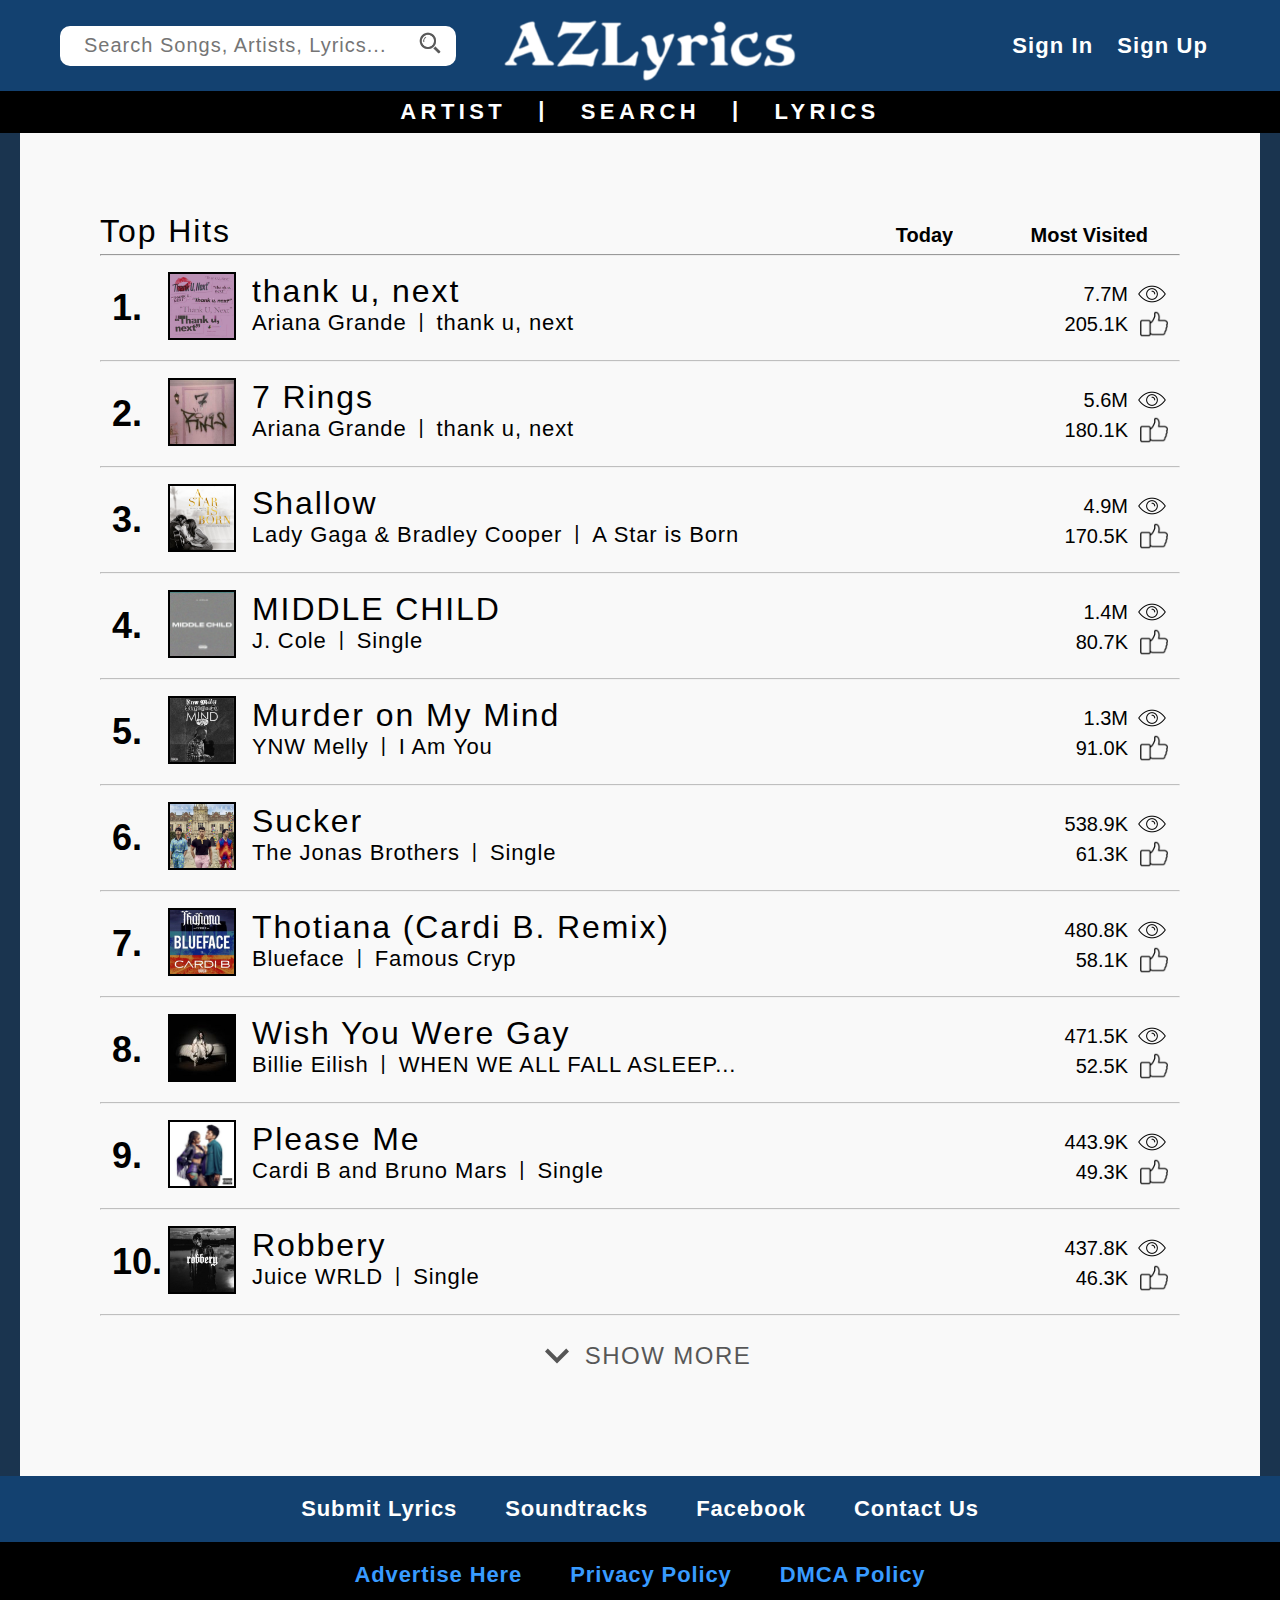
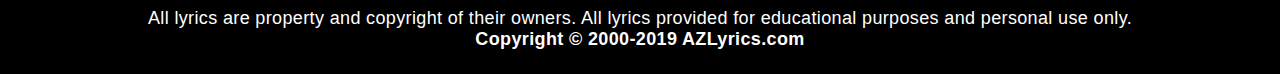
<file: index.html>
<!DOCTYPE HTML>
<html>
<head>
	<meta charset="utf-8">
	<title></title>
	<link rel="stylesheet" type="text/css" href="assets/css/style.css"/>
	<link href="https://fonts.googleapis.com/css?family=Raleway:400,700" rel="stylesheet">
</head>

<body>
	<div id="navbar">
		<div id="search-bar">
			<input name="search" id="search" placeholder="Search Songs, Artists, Lyrics..." />
			<a href="search.html"><img class="search-icon" src="assets/img/search_icon.png"></a>
		</div>
		<div id="logo">
			<a href="index.html">
			<img src="assets/img/logo-5.png" />
			</a>
		</div>
		<div id="navbar-row">
			<div class="navbar-element">Sign In</div>
			<div class="navbar-element">Sign Up</div>
		</div>
	</div>
	<div id="navbar2">
		<div class="navbar2-element">
			<a href="artist.html">
				ARTIST
			</a>
		</div>
		<div class="navbar-divider">|</div>
		<div class="navbar2-element">
			<a href="search.html">
				SEARCH
			</a>
		</div>
		<div class="navbar-divider">|</div>
		<div class="navbar2-element">
			<a href="lyrics.html">
				LYRICS
			</a>
		</div>
	</div>

	<div id="content-background">
			<div class="content-container">
				<div class="content_header">
					<div class="content-main-title">Top Hits</div>
					<div id="filter-container">
						<select class="filter" id="time-filter" dir="rtl">
							<option value="Today">Today</option>
							<option value="This Week">This Week</option>
							<option value="This Month">This Month</option>
							<option value="This Year">This Year</option>
							<option value="All Time">All Time</option>
						</select>
						<select class="filter" id="sort-filter" dir="rtl">
							<option value="Most Visited">Most Visited</option>
							<option value="Trending">Trending</option>
							<option value="Most Liked">Most Liked</option>
						</select>
					</div>
				</div>
				<hr>
				<div class="hit_container">
					<div class="hit-left-container">
						<div class="position">1.</div>
						<div class="album_image">
							<img src="assets/img/thank_u.jpg" />
						</div>
						<div class="song-container">
							<div class="song_title">thank u, next</div>
							<div class="song-info-container">
								<div class="artist_name">Ariana Grande</div>
								<div class="song-divider">|</div>
								<div class="album_name">thank u, next</div>
							</div>
						</div>
					</div>
					<div class="views-likes-container">
						<div class="views">7.7M<img src="assets/img/view.ico"/></div>
						<div class="likes">205.1K<img src="assets/img/like.png"/></div>
					</div>
				</div>
				<hr class="song_hr">
				<div class="hit_container">
					<div class="hit-left-container">
						<div class="position">2.</div>
						<div class="album_image">
							<img src="assets/img/7_rings.jpg" />
						</div>
						<div class="song-container">
							<div class="song_title">7 Rings</div>
							<div class="song-info-container">
								<div class="artist_name">Ariana Grande</div>
								<div class="song-divider">|</div>
								<div class="album_name">thank u, next</div>
							</div>
						</div>
					</div>
					<div class="views-likes-container">
						<div class="views">5.6M<img src="assets/img/view.ico"/></div>
						<div class="likes">180.1K<img src="assets/img/like.png"/></div>
					</div>
				</div>
				<hr class="song_hr">
				<div class="hit_container">
					<div class="hit-left-container">
						<div class="position">3.</div>
						<div class="album_image">
							<img src="assets/img/shallow.png" />
						</div>
						<div class="song-container">
							<div class="song_title">Shallow</div>
							<div class="song-info-container">
								<div class="artist_name">Lady Gaga & Bradley Cooper</div>
								<div class="song-divider">|</div>
								<div class="album_name">A Star is Born</div>
							</div>
						</div>
					</div>
					<div class="views-likes-container">
						<div class="views">4.9M<img src="assets/img/view.ico"/></div>
						<div class="likes">170.5K<img src="assets/img/like.png"/></div>
					</div>
				</div>
				<hr class="song_hr">
				<div class="hit_container">
					<div class="hit-left-container">
						<div class="position">4.</div>
						<div class="album_image">
							<img src="assets/img/middle_child.jpg" />
						</div>
						<div class="song-container">
							<div class="song_title">MIDDLE CHILD</div>
							<div class="song-info-container">
								<div class="artist_name">J. Cole</div>
								<div class="song-divider">|</div>
								<div class="album_name">Single</div>
							</div>
						</div>
					</div>
					<div class="views-likes-container">
						<div class="views">1.4M<img src="assets/img/view.ico"/></div>
						<div class="likes">80.7K<img src="assets/img/like.png"/></div>
					</div>
				</div>
				<hr class="song_hr">
				<div class="hit_container">
					<div class="hit-left-container">
						<div class="position">5.</div>
						<div class="album_image">
							<img src="assets/img/murder.jpg" />
						</div>
						<div class="song-container">
							<div class="song_title">Murder on My Mind</div>
							<div class="song-info-container">
								<div class="artist_name">YNW Melly</div>
								<div class="song-divider">|</div>
								<div class="album_name">I Am You</div>
							</div>
						</div>
					</div>
					<div class="views-likes-container">
						<div class="views">1.3M<img src="assets/img/view.ico"/></div>
						<div class="likes">91.0K<img src="assets/img/like.png"/></div>
					</div>
				</div>
				<hr class="song_hr">
				<div class="hit_container">
					<div class="hit-left-container">
						<div class="position">6.</div>
						<div class="album_image">
							<img src="assets/img/sucker.jpg" />
						</div>
						<div class="song-container">
							<div class="song_title">Sucker</div>
							<div class="song-info-container">
								<div class="artist_name">The Jonas Brothers</div>
								<div class="song-divider">|</div>
								<div class="album_name">Single</div>
							</div>
						</div>
					</div>
					<div class="views-likes-container">
						<div class="views">538.9K<img src="assets/img/view.ico"/></div>
						<div class="likes">61.3K<img src="assets/img/like.png"/></div>
					</div>
				</div>
				<hr class="song_hr">
				<div class="hit_container">
					<div class="hit-left-container">
						<div class="position">7.</div>
						<div class="album_image">
							<img src="assets/img/thotiana.jpg" />
						</div>
						<div class="song-container">
							<div class="song_title">Thotiana (Cardi B. Remix)</div>
							<div class="song-info-container">
								<div class="artist_name">Blueface</div>
								<div class="song-divider">|</div>
								<div class="album_name">Famous Cryp</div>
							</div>
						</div>
					</div>
					<div class="views-likes-container">
						<div class="views">480.8K<img src="assets/img/view.ico"/></div>
						<div class="likes">58.1K<img src="assets/img/like.png"/></div>
					</div>
				</div>
				<hr class="song_hr">
				<div class="hit_container">
					<div class="hit-left-container">
						<div class="position">8.</div>
						<div class="album_image">
							<img src="assets/img/wish_you_were_gay.jpg" />
						</div>
						<div class="song-container">
							<div class="song_title">Wish You Were Gay</div>
							<div class="song-info-container">
								<div class="artist_name">Billie Eilish</div>
								<div class="song-divider">|</div>
								<div class="album_name">WHEN WE ALL FALL ASLEEP...</div>
							</div>
						</div>
					</div>
					<div class="views-likes-container">
						<div class="views">471.5K<img src="assets/img/view.ico"/></div>
						<div class="likes">52.5K<img src="assets/img/like.png"/></div>
					</div>
				</div>
				<hr class="song_hr">
				<div class="hit_container">
					<div class="hit-left-container">
						<div class="position">9.</div>
						<div class="album_image">
							<img src="assets/img/please_me.jpg" />
						</div>
						<div class="song-container">
							<div class="song_title">Please Me</div>
							<div class="song-info-container">
								<div class="artist_name">Cardi B and Bruno Mars</div>
								<div class="song-divider">|</div>
								<div class="album_name">Single</div>
							</div>
						</div>
					</div>
					<div class="views-likes-container">
						<div class="views">443.9K<img src="assets/img/view.ico"/></div>
						<div class="likes">49.3K<img src="assets/img/like.png"/></div>
					</div>
				</div>
				<hr class="song_hr">
				<div class="hit_container">
					<div class="hit-left-container">
						<div class="position">10.</div>
						<div class="album_image">
							<img src="assets/img/robbery.jpg" />
						</div>
						<div class="song-container">
							<div class="song_title">Robbery</div>
							<div class="song-info-container">
								<div class="artist_name">Juice WRLD</div>
								<div class="song-divider">|</div>
								<div class="album_name">Single</div>
							</div>
						</div>
					</div>
					<div class="views-likes-container">
						<div class="views">437.8K<img src="assets/img/view.ico"/></div>
						<div class="likes">46.3K<img src="assets/img/like.png"/></div>
					</div>
				</div>
				<hr class="song_hr">
				<div class="show-more">
					<img src="assets/img/expand-arrow.svg" />
					SHOW MORE
				</div>
			</div>
		</div>
	</div>
	<div id="navbar-bottom">
		<div class="navbar-bottom-element">
			<a href="https://www.azlyrics.com/add.php">
				Submit Lyrics
			</a>
		</div>
		<div class="navbar-bottom-element">
			<a href="https://www.stlyrics.com/">
				Soundtracks
			</a>
		</div>
		<div class="navbar-bottom-element">
			<a href="https://www.facebook.com/pages/AZLyricscom/154139197951223">
				Facebook
			</a>
		</div>
		<div class="navbar-bottom-element">
			<a href="https://www.azlyrics.com/contact.html">
				Contact Us
			</a>
		</div>
	</div>
	<div id="footer">
		<div id="navbar2-bottom">
			<div class="navbar2-bottom-element"><a href="https://www.azlyrics.com/adv.html">Advertise Here</a></div>
			<div class="navbar2-bottom-element"><a href="https://www.azlyrics.com/privacy.htmlPrivacy">Privacy Policy</a></div>
			<div class="navbar2-bottom-element"><a href="https://www.azlyrics.com/copyright.html">DMCA Policy</a></div>
		</div>
		<div id="copyright">
			All lyrics are property and copyright of their owners. All lyrics provided
			for educational purposes and personal use only. <br>
			<strong> Copyright © 2000-2019 AZLyrics.com </strong>
		</div>
	</div>
</body>
</html>
</file>
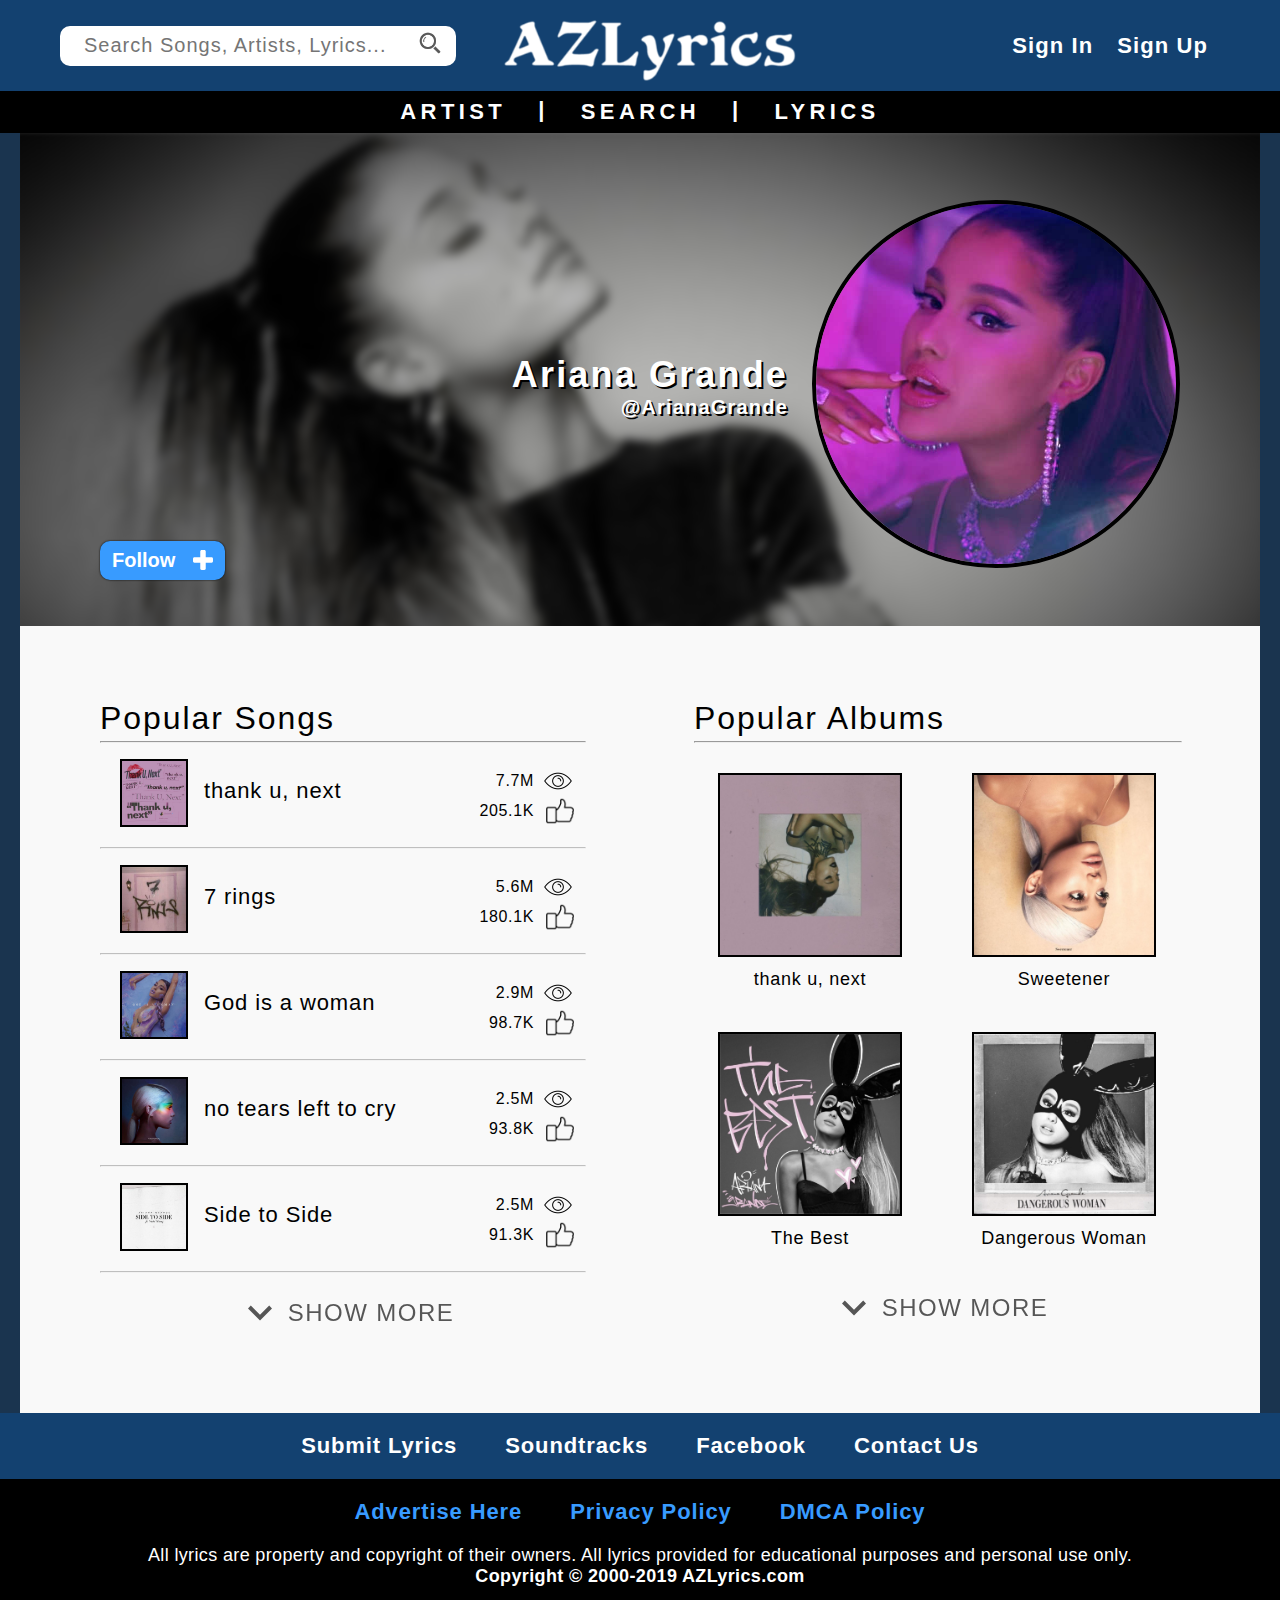
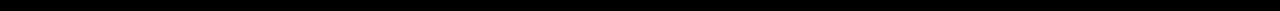
<file: artist.html>
<!DOCTYPE HTML>
<html>
<head>
	<meta charset="utf-8">
	<title></title>
	<link rel="stylesheet" type="text/css" href="assets/css/style.css"/>
	<link href="https://fonts.googleapis.com/css?family=Raleway:400,700" rel="stylesheet">
</head>
<body>
	<div id="navbar">
		<div id="search-bar">
			<input name="search" id="search" placeholder="Search Songs, Artists, Lyrics..." />
			<a href="search.html"><img class="search-icon" src="assets/img/search_icon.png"></a>
		</div>
		<a href="index.html">
		<div id="logo">
				<img src="assets/img/logo-5.png" />
		</div>
		</a>
		<div id="navbar-row">
			<div class="navbar-element">Sign In</div>
			<div class="navbar-element">Sign Up</div>
		</div>
	</div>
	<div id="navbar2">
		<div class="navbar2-element">
			<a href="artist.html">
				ARTIST
			</a>
		</div>
		<div class="navbar-divider">|</div>
		<div class="navbar2-element">
			<a href="search.html">
				SEARCH
			</a>
		</div>
		<div class="navbar-divider">|</div>
		<div class="navbar2-element">
			<a href="lyrics.html">
				LYRICS
			</a>
		</div>
	</div>

	<div id="content-background">
			<div class="content-container" id="artist-content-container">
				<div class="hero-image-container">
					<img class="background-hero-image" src="assets/img/ariana-hero-2.jpg" />
					<div class="artist-header">
						<a href="artist.html">
							<div class="artist-header-info">
									<div class="artist-header-name">Ariana Grande</div>
									<div class="artist-header-handle">@ArianaGrande</div>
							</div>
						</a>
						<a href="artist.html">
							<img class="artist-header-image" src="assets/img/ariana_grande.jpg" />
						</a>
					</div>
				</div>
				<div class="follow-action-container">
					<div class="follow-action"> Follow <img src="assets/img/follow.svg"/></div>
				</div>
				<div class="artist-highlights">
					<div class="artist-songs">
						<div class="content_header">
							<div class="content-main-title">Popular Songs</div>
						</div>
						<hr>
						<div class="hit_container">
							<div class="hit-left-container">
								<div class="album_image">
									<img src="assets/img/thank_u.jpg" />
								</div>
								<div class="song-container">
									<div class="song_title">thank u, next</div>
								</div>
							</div>
							<div class="views-likes-container">
								<div class="views">7.7M<img src="assets/img/view.ico"/></div>
								<div class="likes">205.1K<img src="assets/img/like.png"/></div>
							</div>
						</div>
						<hr class="song_hr">
						<a href="lyrics.html">
							<div class="hit_container">
								<div class="hit-left-container">
									<div class="album_image">
										<img src="assets/img/7_rings.jpg" />
									</div>
									<div class="song-container">
										<div class="song_title">7 rings</div>
									</div>
								</div>
								<div class="views-likes-container">
									<div class="views">5.6M<img src="assets/img/view.ico"/></div>
									<div class="likes">180.1K<img src="assets/img/like.png"/></div>
								</div>
							</div>
						</a>
						<hr class="song_hr">
						<div class="hit_container">
							<div class="hit-left-container">
								<div class="album_image">
									<img src="assets/img/god_is.jpg" />
								</div>
								<div class="song-container">
									<div class="song_title">God is a woman</div>
								</div>
							</div>
							<div class="views-likes-container">
								<div class="views">2.9M<img src="assets/img/view.ico"/></div>
								<div class="likes">98.7K<img src="assets/img/like.png"/></div>
							</div>
						</div>
						<hr class="song_hr">
						<div class="hit_container">
							<div class="hit-left-container">
								<div class="album_image">
									<img src="assets/img/no_tears.jpg" />
								</div>
								<div class="song-container">
									<div class="song_title">no tears left to cry</div>
								</div>
							</div>
							<div class="views-likes-container">
								<div class="views">2.5M<img src="assets/img/view.ico"/></div>
								<div class="likes">93.8K<img src="assets/img/like.png"/></div>
							</div>
						</div>
						<hr class="song_hr">
						<div class="hit_container">
							<div class="hit-left-container">
								<div class="album_image">
									<img src="assets/img/side_to_side.jpg" />
								</div>
								<div class="song-container">
									<div class="song_title">Side to Side</div>
								</div>
							</div>
							<div class="views-likes-container">
								<div class="views">2.5M<img src="assets/img/view.ico"/></div>
								<div class="likes">91.3K<img src="assets/img/like.png"/></div>
							</div>
						</div>
						<hr class="song_hr">
						<div class="show-more">
							<img src="assets/img/expand-arrow.svg" />
							SHOW MORE
						</div>
					</div>
					<div class="artist-albums">
						<div class="content_header">
							<div class="content-main-title">Popular Albums</div>
						</div>
						<hr>
						<div class="album-row">
							<div class="album-item">
								<img class="album-img" src="assets/img/thank_u_album.jpg">
								<div class="album-name">
									thank u, next
								</div>
							</div>
							<div class="album-item">
								<img class="album-img" src="assets/img/sweetener.jpg">
								<div class="album-name">
									Sweetener
								</div>
							</div>
						</div>
						<div class="album-row">
							<div class="album-item">
								<img class="album-img" src="assets/img/the_best.jpg">
								<div class="album-name">
									The Best
								</div>
							</div>
							<div class="album-item">
								<img class="album-img" src="assets/img/dangerous_woman.jpg">
								<div class="album-name">
									Dangerous Woman
								</div>
							</div>
						</div>
						<div class="show-more">
							<img src="assets/img/expand-arrow.svg" />
							SHOW MORE
						</div>
					</div>
				</div>
			</div>
	</div>

	<div id="navbar-bottom">
		<div class="navbar-bottom-element">
			<a href="https://www.azlyrics.com/add.php">
				Submit Lyrics
			</a>
		</div>
		<div class="navbar-bottom-element">
			<a href="https://www.stlyrics.com/">
				Soundtracks
			</a>
		</div>
		<div class="navbar-bottom-element">
			<a href="https://www.facebook.com/pages/AZLyricscom/154139197951223">
				Facebook
			</a>
		</div>
		<div class="navbar-bottom-element">
			<a href="https://www.azlyrics.com/contact.html">
				Contact Us
			</a>
		</div>
	</div>
	<div id="footer">
		<div id="navbar2-bottom">
			<div class="navbar2-bottom-element"><a href="https://www.azlyrics.com/adv.html">Advertise Here</a></div>
			<div class="navbar2-bottom-element"><a href="https://www.azlyrics.com/privacy.htmlPrivacy">Privacy Policy</a></div>
			<div class="navbar2-bottom-element"><a href="https://www.azlyrics.com/copyright.html">DMCA Policy</a></div>
		</div>
		<div id="copyright">
			All lyrics are property and copyright of their owners. All lyrics provided
			for educational purposes and personal use only. <br>
			<strong> Copyright © 2000-2019 AZLyrics.com </strong>
		</div>
	</div>

</body>
</html>
</file>
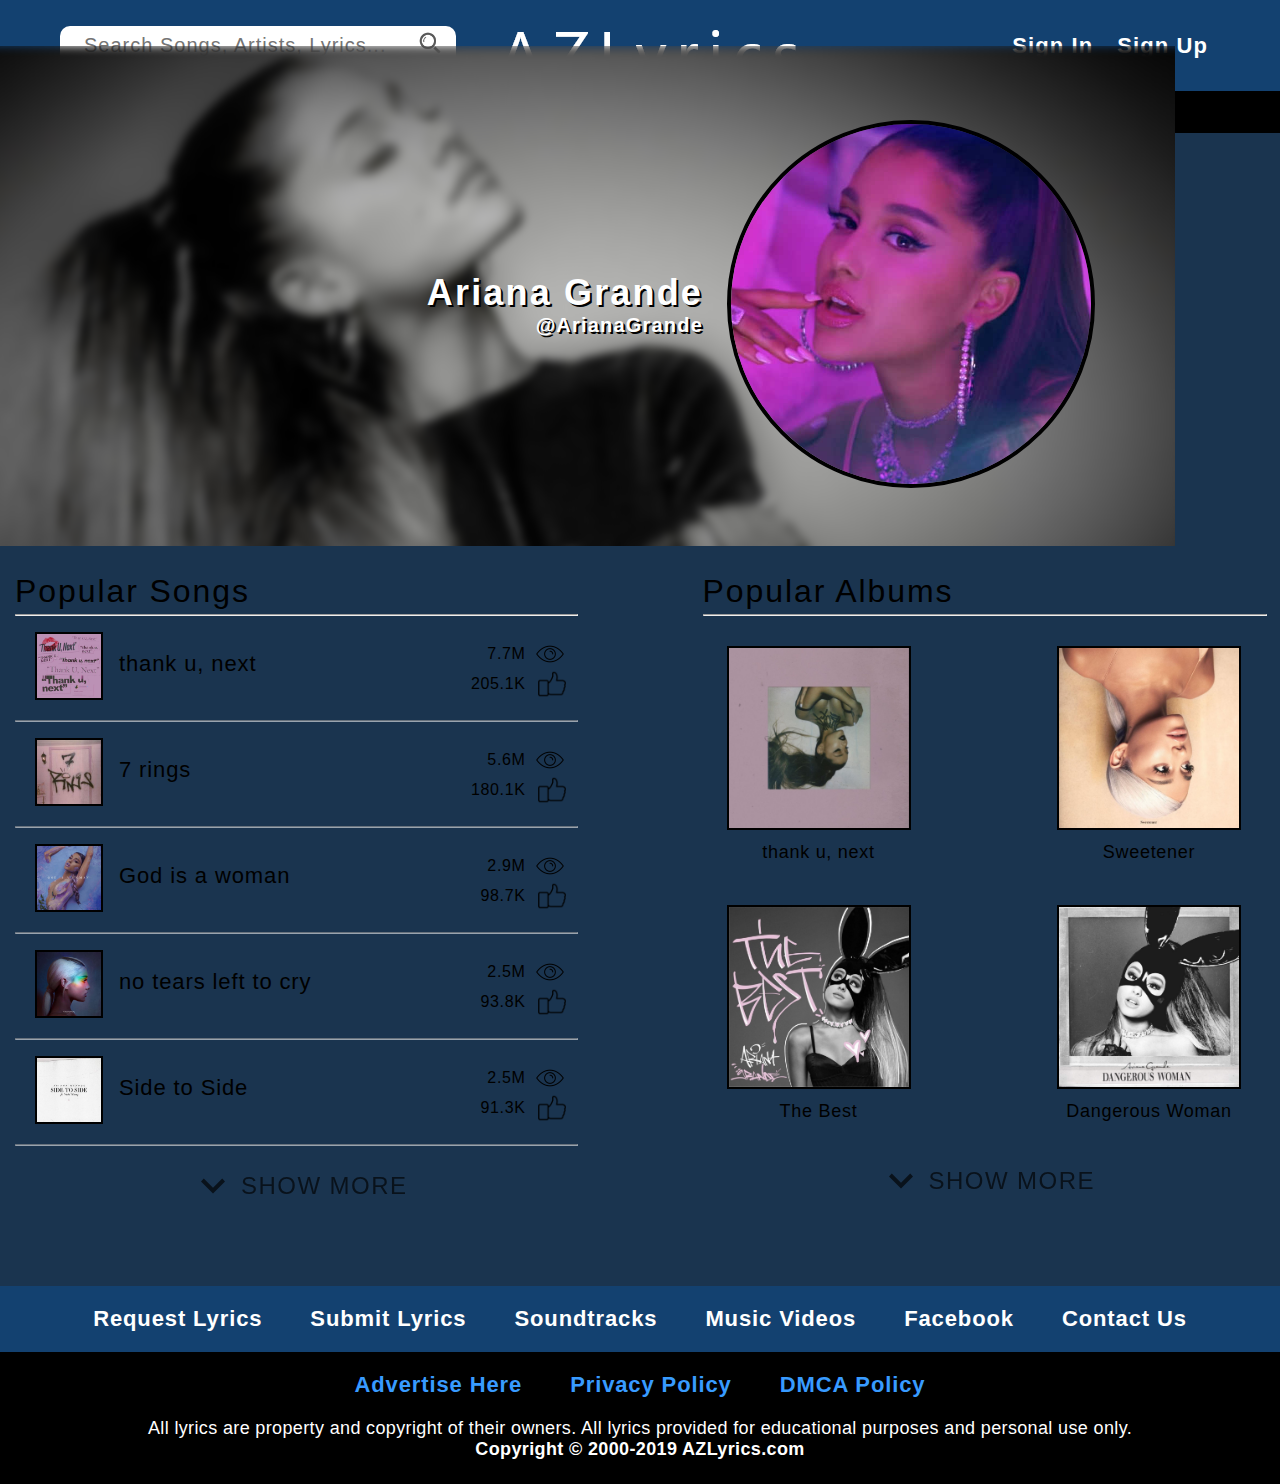
<file: artist_view.html>
<!DOCTYPE HTML>
<html>
<head>
	<meta charset="utf-8">
	<title></title>
	<link rel="stylesheet" type="text/css" href="assets/css/style.css"/>
	<link href="https://fonts.googleapis.com/css?family=Raleway:400,700" rel="stylesheet">
</head>
<body>
	<div id="navbar">
		<div id="search-bar">
			<input name="search" id="search" placeholder="Search Songs, Artists, Lyrics..." />
			<a href="search.html"><img class="search-icon" src="assets/img/search_icon.png"></a>
		</div>
		<div id="logo">
			<a href="home.html">
			<img src="assets/img/logo.png" />
			</a>
		</div>
		<div id="navbar-row">
			<div class="navbar-element">Sign In</div>
			<div class="navbar-element">Sign Up</div>
		</div>
	</div>
	<div id="navbar2">
		<div class="navbar2-element">
			<a href="home.html">
				ARTISTS
			</a>
		</div>
		<div class="navbar-divider">|</div>
		<div class="navbar2-element">
			<a href="home.html">
				TOP HITS
			</a>
		</div>
		<div class="navbar-divider">|</div>
		<div class="navbar2-element">
			<a href="home.html">
				ALBUMS
			</a>
		</div>
	</div>

	<div id="content-background">
			<div id="content-container">
				<div class="hero-image-container">
					<img class="background-hero-image" src="assets/img/ariana-hero-2.jpg" />
					<div class="artist-header">
						<div class="artist-header-info">
							<div class="artist-header-name">Ariana Grande</div>
							<div class="artist-header-handle">@ArianaGrande</div>
						</div>
						<img class="artist-header-image" src="assets/img/ariana_grande.jpg" />
					</div>
				</div>
				<div class="artist-highlights">
					<div class="artist-songs">
						<div class="content_header">
							<div class="content-main-title">Popular Songs</div>
						</div>
						<hr>
						<div class="hit_container">
							<div class="hit-left-container">
								<div class="album_image">
									<img src="assets/img/thank_u.jpg" />
								</div>
								<div class="song-container">
									<div class="song_title">thank u, next</div>
								</div>
							</div>
							<div class="views-likes-container">
								<div class="views">7.7M<img src="assets/img/view.ico"/></div>
								<div class="likes">205.1K<img src="assets/img/like.png"/></div>
							</div>
						</div>
						<hr class="song_hr">
						<div class="hit_container">
							<div class="hit-left-container">
								<div class="album_image">
									<img src="assets/img/7_rings.jpg" />
								</div>
								<div class="song-container">
									<div class="song_title">7 rings</div>
								</div>
							</div>
							<div class="views-likes-container">
								<div class="views">5.6M<img src="assets/img/view.ico"/></div>
								<div class="likes">180.1K<img src="assets/img/like.png"/></div>
							</div>
						</div>
						<hr class="song_hr">
						<div class="hit_container">
							<div class="hit-left-container">
								<div class="album_image">
									<img src="assets/img/god_is.jpg" />
								</div>
								<div class="song-container">
									<div class="song_title">God is a woman</div>
								</div>
							</div>
							<div class="views-likes-container">
								<div class="views">2.9M<img src="assets/img/view.ico"/></div>
								<div class="likes">98.7K<img src="assets/img/like.png"/></div>
							</div>
						</div>
						<hr class="song_hr">
						<div class="hit_container">
							<div class="hit-left-container">
								<div class="album_image">
									<img src="assets/img/no_tears.jpg" />
								</div>
								<div class="song-container">
									<div class="song_title">no tears left to cry</div>
								</div>
							</div>
							<div class="views-likes-container">
								<div class="views">2.5M<img src="assets/img/view.ico"/></div>
								<div class="likes">93.8K<img src="assets/img/like.png"/></div>
							</div>
						</div>
						<hr class="song_hr">
						<div class="hit_container">
							<div class="hit-left-container">
								<div class="album_image">
									<img src="assets/img/side_to_side.jpg" />
								</div>
								<div class="song-container">
									<div class="song_title">Side to Side</div>
								</div>
							</div>
							<div class="views-likes-container">
								<div class="views">2.5M<img src="assets/img/view.ico"/></div>
								<div class="likes">91.3K<img src="assets/img/like.png"/></div>
							</div>
						</div>
						<hr class="song_hr">
						<div class="show-more">
							<img src="assets/img/expand-arrow.svg" />
							SHOW MORE
						</div>
					</div>
					<div class="artist-albums">
						<div class="content_header">
							<div class="content-main-title">Popular Albums</div>
						</div>
						<hr>
						<div class="album-row">
							<div class="album-item">
								<img class="album-img" src="assets/img/thank_u_album.jpg">
								<div class="album-name">
									thank u, next
								</div>
							</div>
							<div class="album-item">
								<img class="album-img" src="assets/img/sweetener.jpg">
								<div class="album-name">
									Sweetener
								</div>
							</div>
						</div>
						<div class="album-row">
							<div class="album-item">
								<img class="album-img" src="assets/img/the_best.jpg">
								<div class="album-name">
									The Best
								</div>
							</div>
							<div class="album-item">
								<img class="album-img" src="assets/img/dangerous_woman.jpg">
								<div class="album-name">
									Dangerous Woman
								</div>
							</div>
						</div>
						<div class="show-more">
							<img src="assets/img/expand-arrow.svg" />
							SHOW MORE
						</div>
					</div>
				</div>
			</div>
	</div>

	<div id="navbar-bottom">
		<div class="navbar-bottom-element">
			<a href="home.html">
				Request Lyrics
			</a>
		</div>
		<div class="navbar-bottom-element">
			<a href="home.html">
				Submit Lyrics
			</a>
		</div>
		<div class="navbar-bottom-element">
			<a href="home.html">
				Soundtracks
			</a>
		</div>
		<div class="navbar-bottom-element">
			<a href="home.html">
				Music Videos
			</a>
		</div>
		<div class="navbar-bottom-element">
			<a href="home.html">
				Facebook
			</a>
		</div>
		<div class="navbar-bottom-element">
			<a href="home.html">
				Contact Us
			</a>
		</div>
	</div>
	<div id="footer">
		<div id="navbar2-bottom">
			<div class="navbar2-bottom-element">Advertise Here</div>
			<div class="navbar2-bottom-element">Privacy Policy</div>
			<div class="navbar2-bottom-element">DMCA Policy</div>
		</div>
		<div id="copyright">
			All lyrics are property and copyright of their owners. All lyrics provided
			for educational purposes and personal use only. <br>
			<strong> Copyright © 2000-2019 AZLyrics.com </strong>
		</div>
	</div>

</body>
</html>
</file>
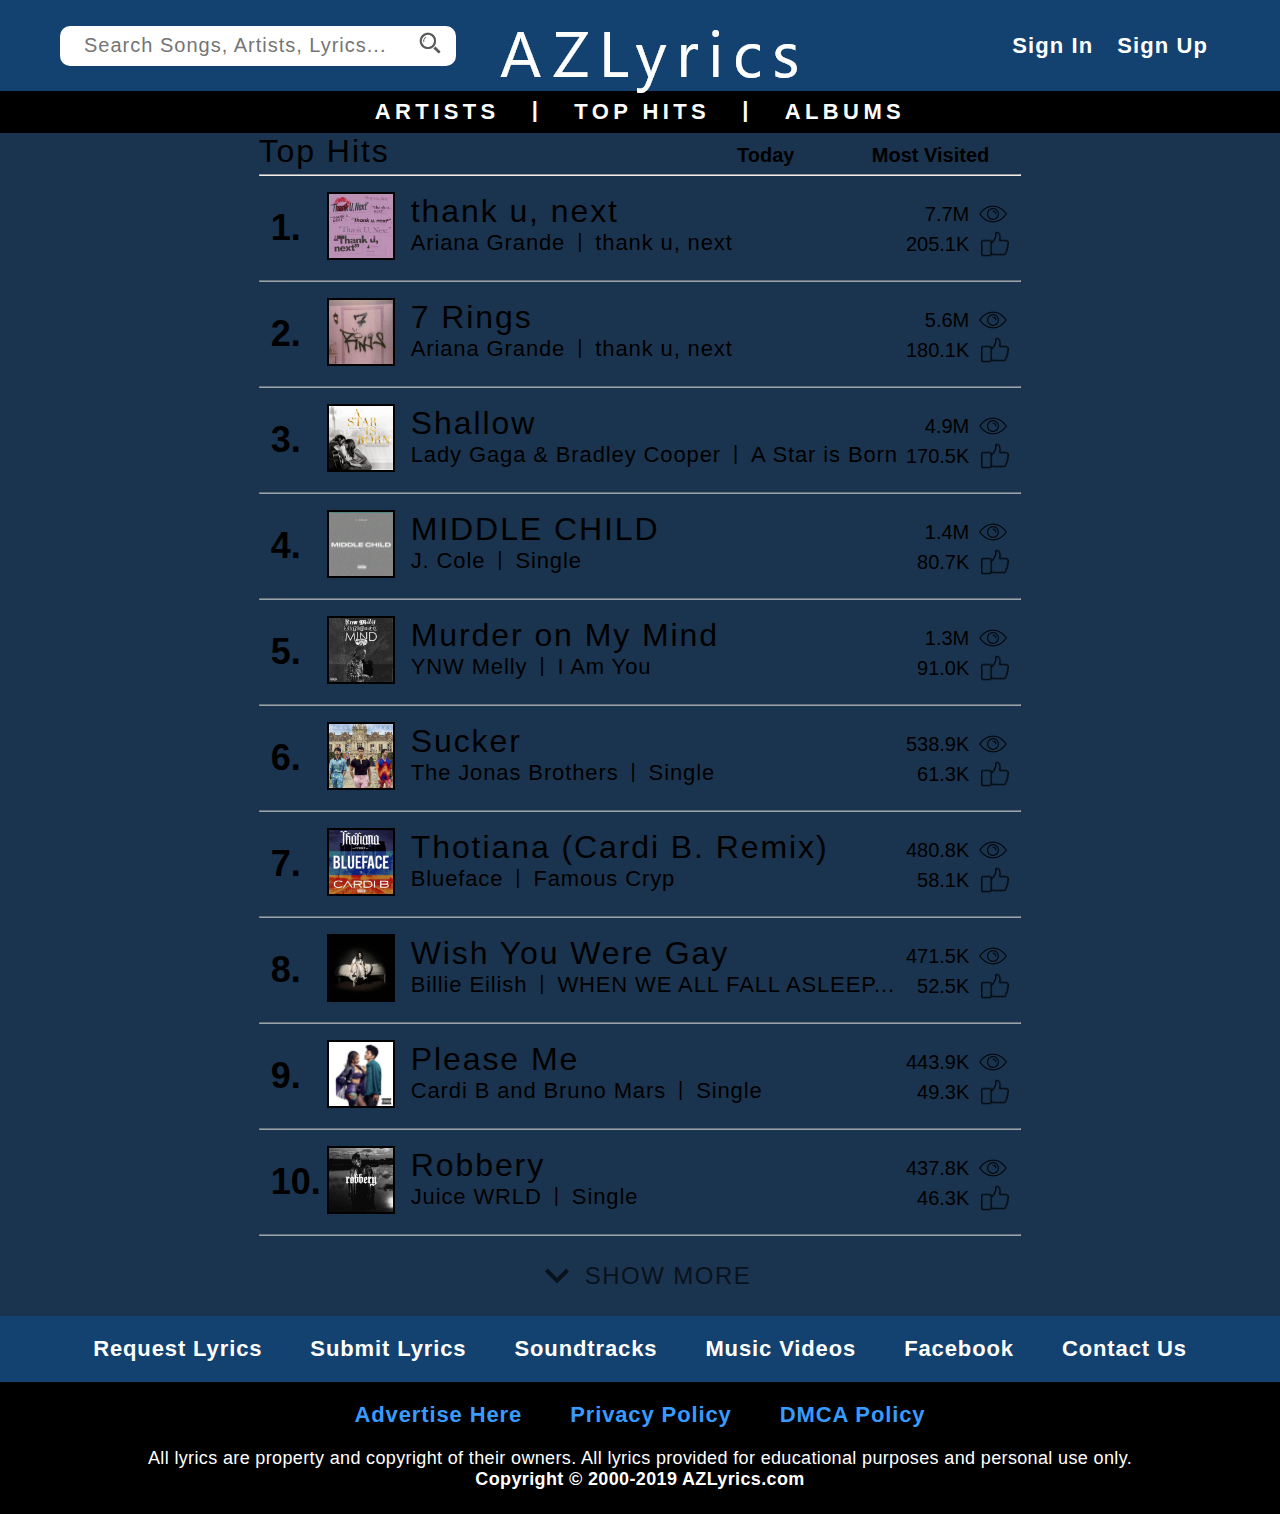
<file: home.html>
<!DOCTYPE HTML>
<html>
<head>
	<meta charset="utf-8">
	<title></title>
	<link rel="stylesheet" type="text/css" href="assets/css/style.css"/>
	<link href="https://fonts.googleapis.com/css?family=Raleway:400,700" rel="stylesheet">
</head>

<body>
	<div id="navbar">
		<div id="search-bar">
			<input name="search" id="search" placeholder="Search Songs, Artists, Lyrics..." />
			<a href="search.html"><img class="search-icon" src="assets/img/search_icon.png"></a>
		</div>
		<div id="logo">
			<a href="home.html">
			<img src="assets/img/logo.png" />
			</a>
		</div>
		<div id="navbar-row">
			<div class="navbar-element">Sign In</div>
			<div class="navbar-element">Sign Up</div>
		</div>
	</div>
	<div id="navbar2">
		<div class="navbar2-element">
			<a href="home.html">
				ARTISTS
			</a>
		</div>
		<div class="navbar-divider">|</div>
		<div class="navbar2-element">
			<a href="home.html">
				TOP HITS
			</a>
		</div>
		<div class="navbar-divider">|</div>
		<div class="navbar2-element">
			<a href="home.html">
				ALBUMS
			</a>
		</div>
	</div>

	<div id="content-background">
			<div id="content-container">
				<div class="content_header">
					<div class="content-main-title">Top Hits</div>
					<div id="filter-container">
						<select class="filter" id="time-filter" dir="rtl">
							<option value="Today">Today</option>
							<option value="This Week">This Week</option>
							<option value="This Month">This Month</option>
							<option value="This Year">This Year</option>
							<option value="All Time">All Time</option>
						</select>
						<select class="filter" id="sort-filter" dir="rtl">
							<option value="Most Visited">Most Visited</option>
							<option value="Trending">Trending</option>
							<option value="Most Liked">Most Liked</option>
						</select>
					</div>
				</div>
				<hr>
				<div class="hit_container">
					<div class="hit-left-container">
						<div class="position">1.</div>
						<div class="album_image">
							<img src="assets/img/thank_u.jpg" />
						</div>
						<div class="song-container">
							<div class="song_title">thank u, next</div>
							<div class="song-info-container">
								<div class="artist_name">Ariana Grande</div>
								<div class="song-divider">|</div>
								<div class="album_name">thank u, next</div>
							</div>
						</div>
					</div>
					<div class="views-likes-container">
						<div class="views">7.7M<img src="assets/img/view.ico"/></div>
						<div class="likes">205.1K<img src="assets/img/like.png"/></div>
					</div>
				</div>
				<hr class="song_hr">
				<div class="hit_container">
					<div class="hit-left-container">
						<div class="position">2.</div>
						<div class="album_image">
							<img src="assets/img/7_rings.jpg" />
						</div>
						<div class="song-container">
							<div class="song_title">7 Rings</div>
							<div class="song-info-container">
								<div class="artist_name">Ariana Grande</div>
								<div class="song-divider">|</div>
								<div class="album_name">thank u, next</div>
							</div>
						</div>
					</div>
					<div class="views-likes-container">
						<div class="views">5.6M<img src="assets/img/view.ico"/></div>
						<div class="likes">180.1K<img src="assets/img/like.png"/></div>
					</div>
				</div>
				<hr class="song_hr">
				<div class="hit_container">
					<div class="hit-left-container">
						<div class="position">3.</div>
						<div class="album_image">
							<img src="assets/img/shallow.png" />
						</div>
						<div class="song-container">
							<div class="song_title">Shallow</div>
							<div class="song-info-container">
								<div class="artist_name">Lady Gaga & Bradley Cooper</div>
								<div class="song-divider">|</div>
								<div class="album_name">A Star is Born</div>
							</div>
						</div>
					</div>
					<div class="views-likes-container">
						<div class="views">4.9M<img src="assets/img/view.ico"/></div>
						<div class="likes">170.5K<img src="assets/img/like.png"/></div>
					</div>
				</div>
				<hr class="song_hr">
				<div class="hit_container">
					<div class="hit-left-container">
						<div class="position">4.</div>
						<div class="album_image">
							<img src="assets/img/middle_child.jpg" />
						</div>
						<div class="song-container">
							<div class="song_title">MIDDLE CHILD</div>
							<div class="song-info-container">
								<div class="artist_name">J. Cole</div>
								<div class="song-divider">|</div>
								<div class="album_name">Single</div>
							</div>
						</div>
					</div>
					<div class="views-likes-container">
						<div class="views">1.4M<img src="assets/img/view.ico"/></div>
						<div class="likes">80.7K<img src="assets/img/like.png"/></div>
					</div>
				</div>
				<hr class="song_hr">
				<div class="hit_container">
					<div class="hit-left-container">
						<div class="position">5.</div>
						<div class="album_image">
							<img src="assets/img/murder.jpg" />
						</div>
						<div class="song-container">
							<div class="song_title">Murder on My Mind</div>
							<div class="song-info-container">
								<div class="artist_name">YNW Melly</div>
								<div class="song-divider">|</div>
								<div class="album_name">I Am You</div>
							</div>
						</div>
					</div>
					<div class="views-likes-container">
						<div class="views">1.3M<img src="assets/img/view.ico"/></div>
						<div class="likes">91.0K<img src="assets/img/like.png"/></div>
					</div>
				</div>
				<hr class="song_hr">
				<div class="hit_container">
					<div class="hit-left-container">
						<div class="position">6.</div>
						<div class="album_image">
							<img src="assets/img/sucker.jpg" />
						</div>
						<div class="song-container">
							<div class="song_title">Sucker</div>
							<div class="song-info-container">
								<div class="artist_name">The Jonas Brothers</div>
								<div class="song-divider">|</div>
								<div class="album_name">Single</div>
							</div>
						</div>
					</div>
					<div class="views-likes-container">
						<div class="views">538.9K<img src="assets/img/view.ico"/></div>
						<div class="likes">61.3K<img src="assets/img/like.png"/></div>
					</div>
				</div>
				<hr class="song_hr">
				<div class="hit_container">
					<div class="hit-left-container">
						<div class="position">7.</div>
						<div class="album_image">
							<img src="assets/img/thotiana.jpg" />
						</div>
						<div class="song-container">
							<div class="song_title">Thotiana (Cardi B. Remix)</div>
							<div class="song-info-container">
								<div class="artist_name">Blueface</div>
								<div class="song-divider">|</div>
								<div class="album_name">Famous Cryp</div>
							</div>
						</div>
					</div>
					<div class="views-likes-container">
						<div class="views">480.8K<img src="assets/img/view.ico"/></div>
						<div class="likes">58.1K<img src="assets/img/like.png"/></div>
					</div>
				</div>
				<hr class="song_hr">
				<div class="hit_container">
					<div class="hit-left-container">
						<div class="position">8.</div>
						<div class="album_image">
							<img src="assets/img/wish_you_were_gay.jpg" />
						</div>
						<div class="song-container">
							<div class="song_title">Wish You Were Gay</div>
							<div class="song-info-container">
								<div class="artist_name">Billie Eilish</div>
								<div class="song-divider">|</div>
								<div class="album_name">WHEN WE ALL FALL ASLEEP...</div>
							</div>
						</div>
					</div>
					<div class="views-likes-container">
						<div class="views">471.5K<img src="assets/img/view.ico"/></div>
						<div class="likes">52.5K<img src="assets/img/like.png"/></div>
					</div>
				</div>
				<hr class="song_hr">
				<div class="hit_container">
					<div class="hit-left-container">
						<div class="position">9.</div>
						<div class="album_image">
							<img src="assets/img/please_me.jpg" />
						</div>
						<div class="song-container">
							<div class="song_title">Please Me</div>
							<div class="song-info-container">
								<div class="artist_name">Cardi B and Bruno Mars</div>
								<div class="song-divider">|</div>
								<div class="album_name">Single</div>
							</div>
						</div>
					</div>
					<div class="views-likes-container">
						<div class="views">443.9K<img src="assets/img/view.ico"/></div>
						<div class="likes">49.3K<img src="assets/img/like.png"/></div>
					</div>
				</div>
				<hr class="song_hr">
				<div class="hit_container">
					<div class="hit-left-container">
						<div class="position">10.</div>
						<div class="album_image">
							<img src="assets/img/robbery.jpg" />
						</div>
						<div class="song-container">
							<div class="song_title">Robbery</div>
							<div class="song-info-container">
								<div class="artist_name">Juice WRLD</div>
								<div class="song-divider">|</div>
								<div class="album_name">Single</div>
							</div>
						</div>
					</div>
					<div class="views-likes-container">
						<div class="views">437.8K<img src="assets/img/view.ico"/></div>
						<div class="likes">46.3K<img src="assets/img/like.png"/></div>
					</div>
				</div>
				<hr class="song_hr">
				<div class="show-more">
					<img src="assets/img/expand-arrow.svg" />
					SHOW MORE
				</div>
			</div>
		</div>
	</div>
	<div id="navbar-bottom">
		<div class="navbar-bottom-element">
			<a href="home.html">
				Request Lyrics
			</a>
		</div>
		<div class="navbar-bottom-element">
			<a href="home.html">
				Submit Lyrics
			</a>
		</div>
		<div class="navbar-bottom-element">
			<a href="home.html">
				Soundtracks
			</a>
		</div>
		<div class="navbar-bottom-element">
			<a href="home.html">
				Music Videos
			</a>
		</div>
		<div class="navbar-bottom-element">
			<a href="home.html">
				Facebook
			</a>
		</div>
		<div class="navbar-bottom-element">
			<a href="home.html">
				Contact Us
			</a>
		</div>
	</div>
	<div id="footer">
		<div id="navbar2-bottom">
			<div class="navbar2-bottom-element">Advertise Here</div>
			<div class="navbar2-bottom-element">Privacy Policy</div>
			<div class="navbar2-bottom-element">DMCA Policy</div>
		</div>
		<div id="copyright">
			All lyrics are property and copyright of their owners. All lyrics provided
			for educational purposes and personal use only. <br>
			<strong> Copyright © 2000-2019 AZLyrics.com </strong>
		</div>
	</div>
</body>
</html>
</file>
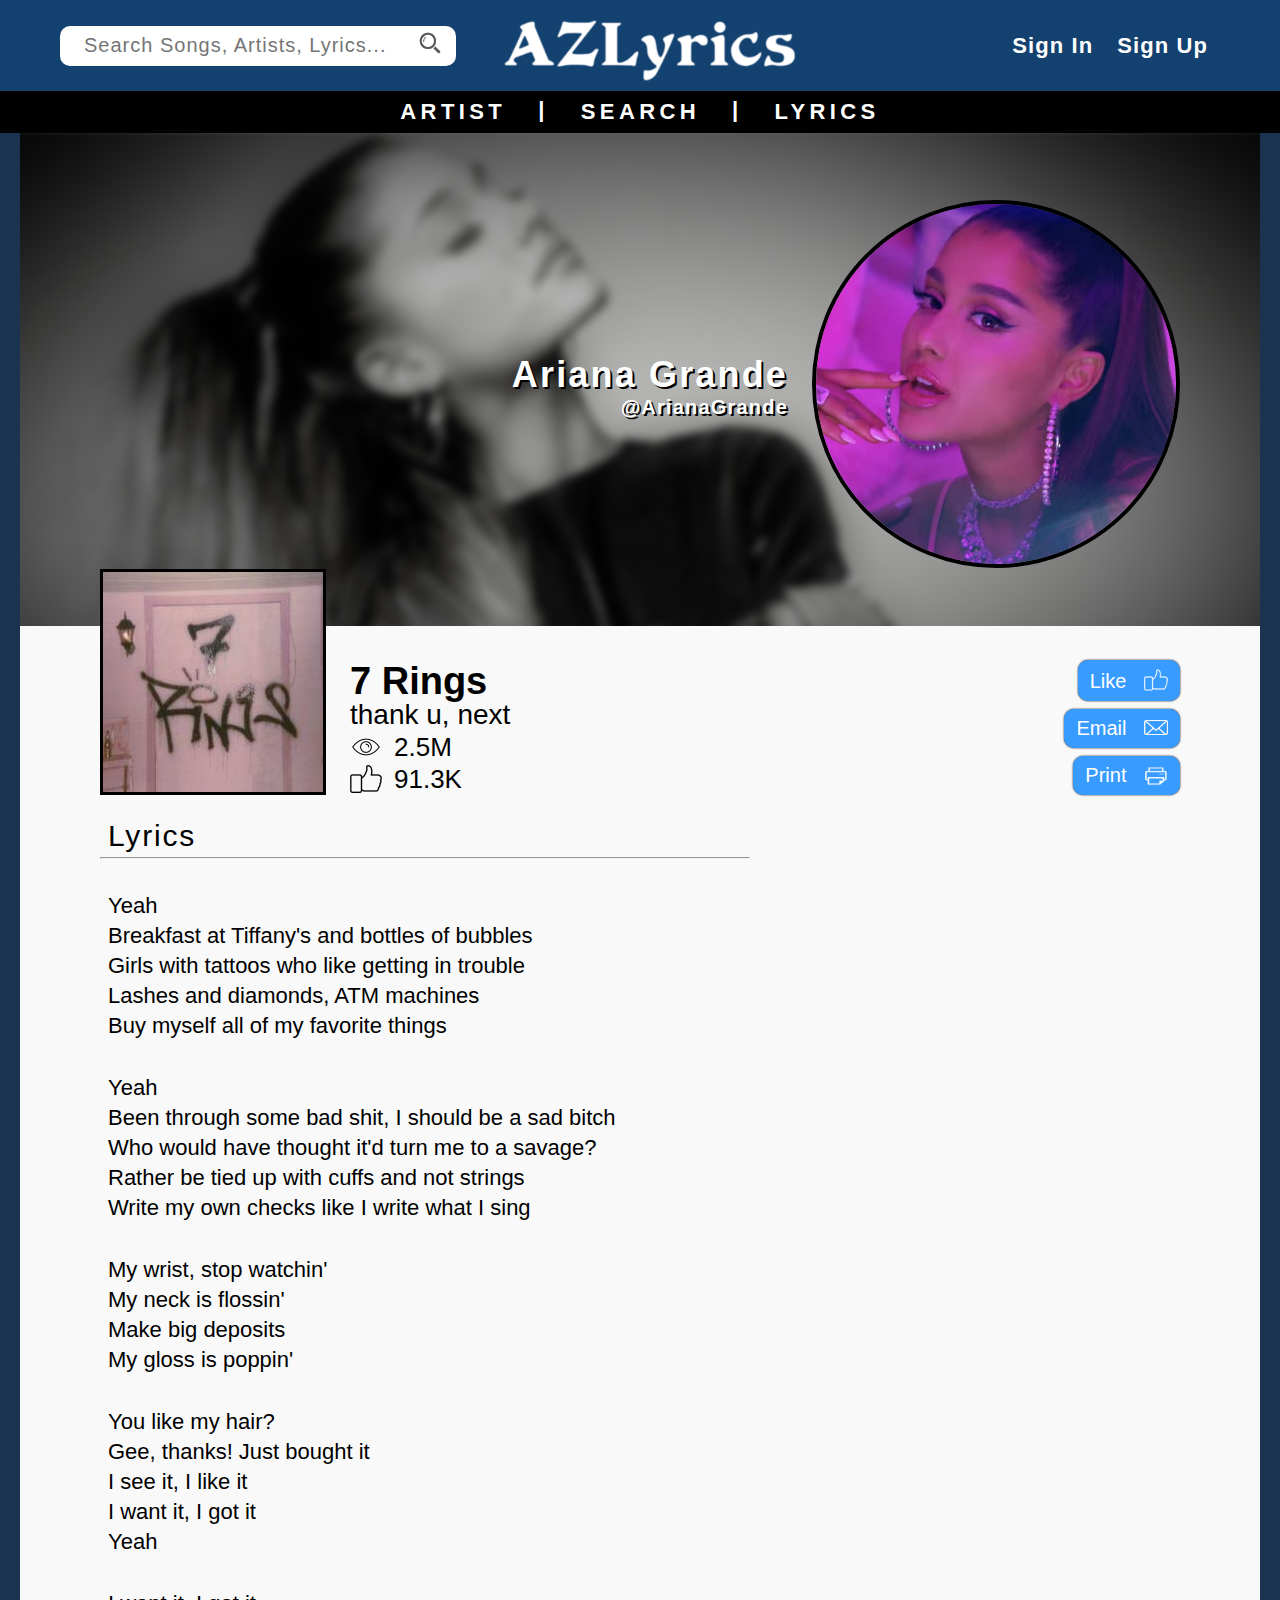
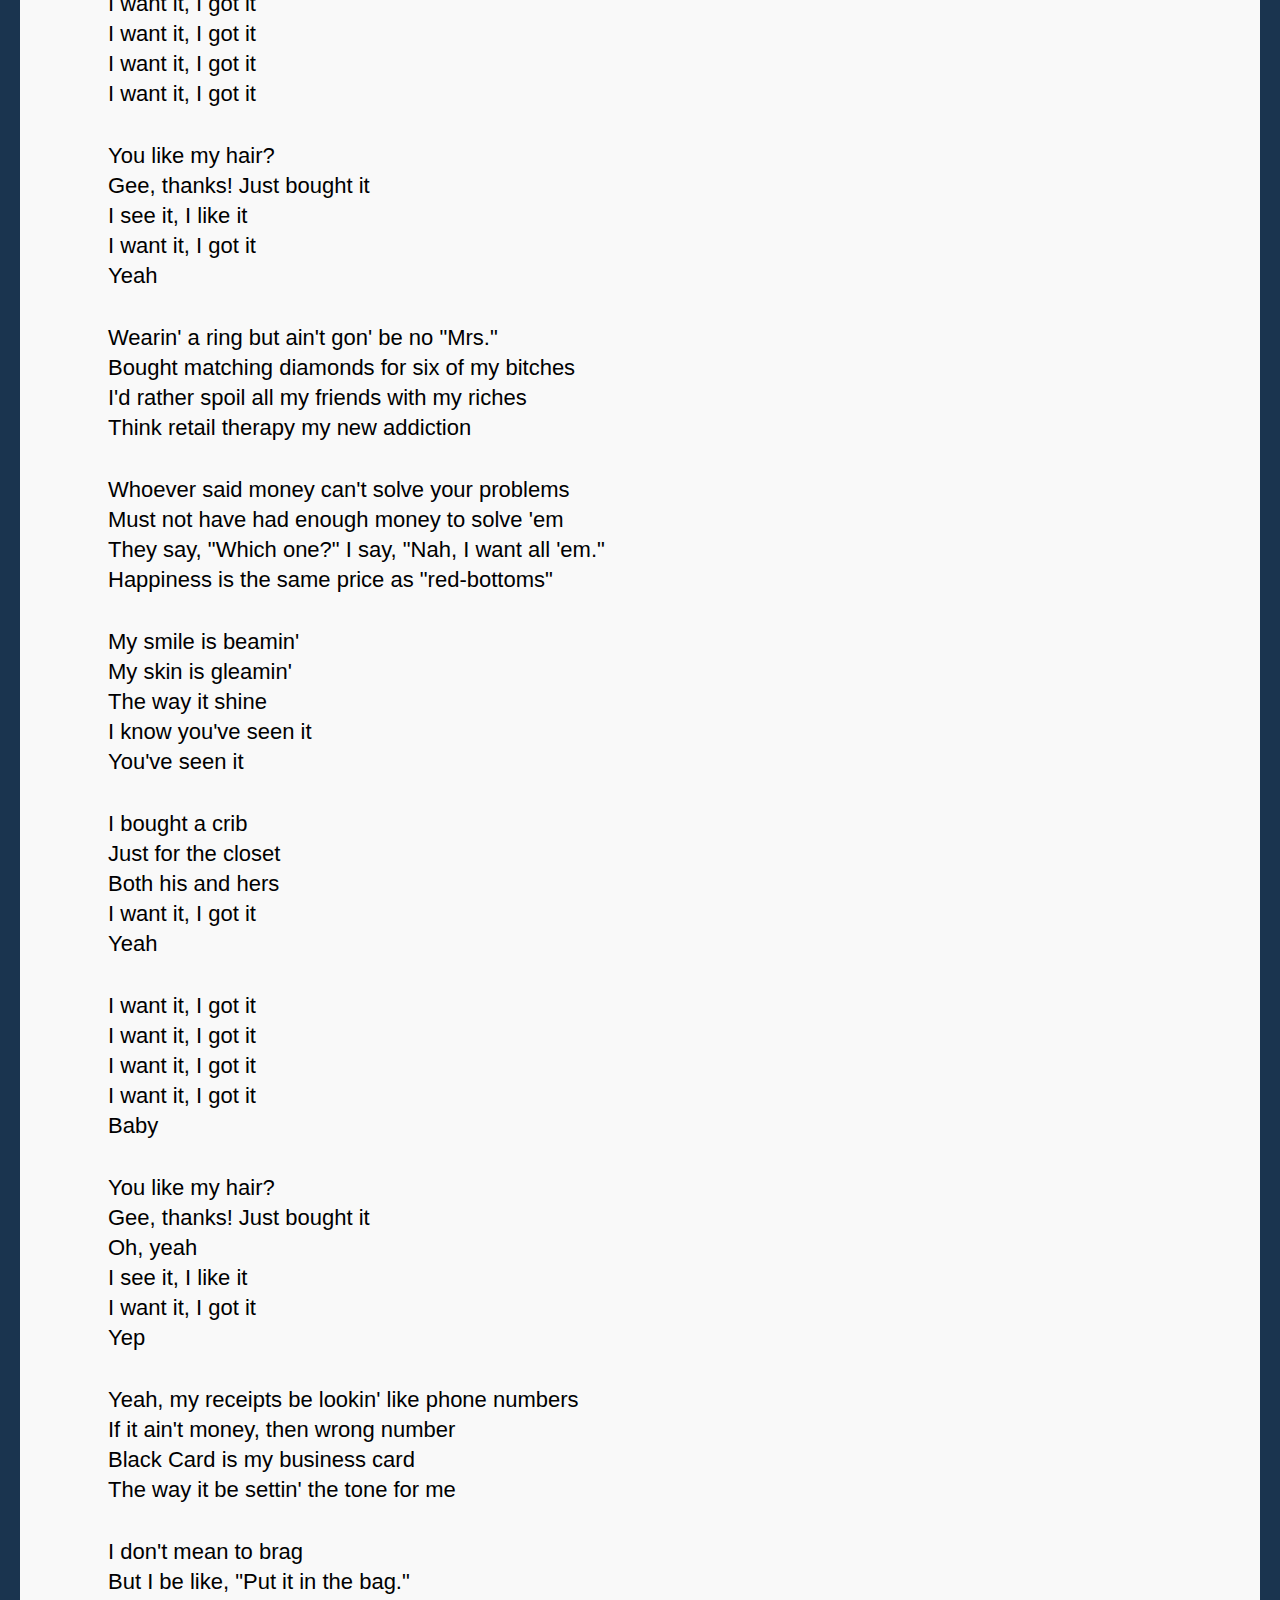
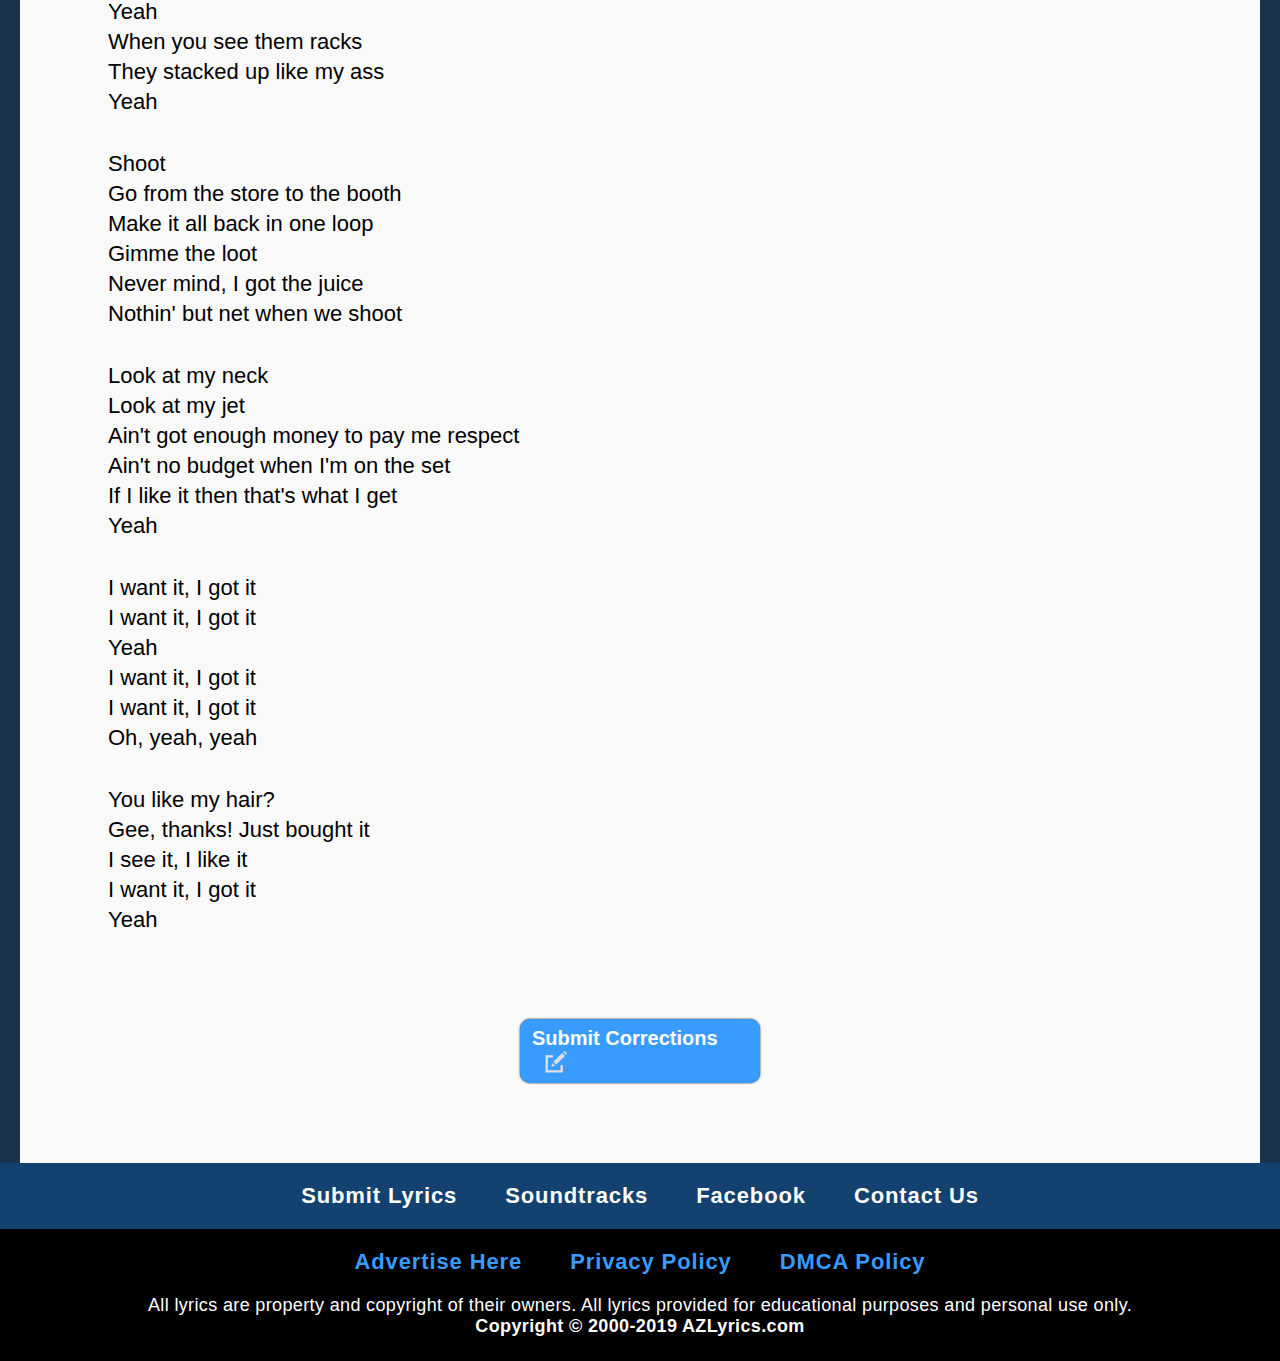
<file: lyrics.html>
<!DOCTYPE HTML>
<html>
<head>
	<meta charset="utf-8">
	<title></title>
	<link rel="stylesheet" type="text/css" href="assets/css/style.css"/>
	<link href="https://fonts.googleapis.com/css?family=Raleway:400,700" rel="stylesheet">
</head>
<body>
	<div id="navbar">
		<div id="search-bar">
			<input id="search" name="search" placeholder="Search Songs, Artists, Lyrics..." />
			<a href="search.html"><img class="search-icon" src="assets/img/search_icon.png"></a>
		</div>
		<div id="logo">
			<a href="index.html">
			<img src="assets/img/logo-5.png" />
			</a>
		</div>
		<div id="navbar-row">
			<div class="navbar-element">Sign In</div>
			<div class="navbar-element">Sign Up</div>
		</div>
	</div>
	<div id="navbar2">
		<div class="navbar2-element">
			<a href="artist.html">
				ARTIST
			</a>
		</div>
		<div class="navbar-divider">|</div>
		<div class="navbar2-element">
			<a href="search.html">
				SEARCH
			</a>
		</div>
		<div class="navbar-divider">|</div>
		<div class="navbar2-element">
			<a href="lyrics.html">
				LYRICS
			</a>
		</div>
	</div>
	<div id="content-background">
		<div class="content-container" id="lyrics-content-container">
			<div class="hero-image-container">
				<img class="background-hero-image" src="assets/img/ariana-hero-2.jpg" />
				<div class="artist-header">
					<a href="artist.html">
						<div class="artist-header-info">
								<div class="artist-header-name">Ariana Grande</div>
								<div class="artist-header-handle">@ArianaGrande</div>
						</div>
					</a>
					<a href="artist.html">
						<img class="artist-header-image" src="assets/img/ariana_grande.jpg" />
					</a>
				</div>
			</div>
			<div class="lyrics-header">
				<img class="lyrics-header-img" src="assets/img/7_rings.jpg" />
				<div class="lyrics-header-info">
					<div class="lyrics-header-song-title">7 Rings</div>
					<div class="lyrics-header-album-title">thank u, next</div>
					<div class="views-likes-container">
						<div class="views"><img src="assets/img/view.ico"/>2.5M</div>
						<div class="likes"><img src="assets/img/like.png"/>91.3K</div>
					</div>
				</div>
				<div class="action-items-lyrics">
					<div class="like-action"> Like <img src="assets/img/like.png"/></div>
					<div class="email-action"> Email <img src="assets/img/email-icon.png"/></div>
					<div class="print-action"> Print <img src="assets/img/print.png"/></div>
				</div>
			</div>
			<div class="content-sub-header" id="lyrics-sub-header">
				<div class="content-title">Lyrics</div>
			</div>
			<hr id="lyrics-sub-header-hr">
			<div class="lyrics-container">
				<div class="stanza" id="first-stanza">
					<div class="line">Yeah</div>
					<div class="line">	Breakfast at Tiffany's and bottles of bubbles</div>
					<div class="line">	Girls with tattoos who like getting in trouble</div>
					<div class="line">	Lashes and diamonds, ATM machines</div>
					<div class="line">	Buy myself all of my favorite things</div>
				</div>
				<div class="stanza">
						<div class="line">Yeah</div>
						<div class="line">Been through some bad shit, I should be a sad bitch</div>
						<div class="line">Who would have thought it'd turn me to a savage?</div>
						<div class="line">Rather be tied up with cuffs and not strings</div>
						<div class="line">Write my own checks like I write what I sing</div>
				</div>
				<div class="stanza">
					<div class="line">My wrist, stop watchin'</div>
					<div class="line">My neck is flossin'</div>
					<div class="line">Make big deposits</div>
					<div class="line">My gloss is poppin'</div>
				</div>
				<div class="stanza">
					<div class="line">You like my hair?</div>
					<div class="line">Gee, thanks! Just bought it</div>
					<div class="line">I see it, I like it</div>
					<div class="line">I want it, I got it</div>
					<div class="line">Yeah</div>
				</div>
				<div class="stanza">
					<div class="line">I want it, I got it</div>
					<div class="line">I want it, I got it</div>
					<div class="line">I want it, I got it</div>
					<div class="line">I want it, I got it</div>
				</div>
				<div class="stanza">
					<div class="line">You like my hair?</div>
					<div class="line">Gee, thanks! Just bought it</div>
					<div class="line">I see it, I like it</div>
					<div class="line">I want it, I got it</div>
					<div class="line">Yeah</div>
				</div>
				<div class="stanza">
					<div class="line">Wearin' a ring but ain't gon' be no "Mrs."</div>
					<div class="line">Bought matching diamonds for six of my bitches</div>
					<div class="line">I'd rather spoil all my friends with my riches</div>
					<div class="line">Think retail therapy my new addiction</div>
				</div>
				<div class="stanza">
					<div class="line">Whoever said money can't solve your problems</div>
					<div class="line">Must not have had enough money to solve 'em</div>
					<div class="line">They say, "Which one?" I say, "Nah, I want all 'em."</div>
					<div class="line">Happiness is the same price as "red-bottoms"</div>
				</div>
				<div class="stanza">
					<div class="line">My smile is beamin'</div>
					<div class="line">My skin is gleamin'</div>
					<div class="line">The way it shine</div>
					<div class="line">I know you've seen it</div>
					<div class="line">You've seen it</div>
				</div>
				<div class="stanza">
					<div class="line">I bought a crib</div>
					<div class="line">Just for the closet</div>
					<div class="line">Both his and hers</div>
					<div class="line">I want it, I got it</div>
					<div class="line">Yeah</div>
				</div>
				<div class="stanza">
					<div class="line"> I want it, I got it</div>
					<div class="line"> I want it, I got it</div>
					<div class="line"> I want it, I got it</div>
					<div class="line"> I want it, I got it</div>
					<div class="line"> Baby</div>
				</div>
				<div class="stanza">
					<div class="line"> You like my hair?</div>
					<div class="line"> Gee, thanks! Just bought it</div>
					<div class="line"> Oh, yeah</div>
					<div class="line"> I see it, I like it</div>
					<div class="line"> I want it, I got it</div>
					<div class="line"> Yep</div>
				</div>
				<div class="stanza">
					<div class="line"> Yeah, my receipts be lookin' like phone numbers</div>
					<div class="line"> If it ain't money, then wrong number</div>
					<div class="line"> Black Card is my business card</div>
					<div class="line"> The way it be settin' the tone for me</div>
				</div>
				<div class="stanza">
					<div class="line"> I don't mean to brag</div>
					<div class="line"> But I be like, "Put it in the bag."</div>
					<div class="line"> Yeah</div>
					<div class="line"> When you see them racks</div>
					<div class="line"> They stacked up like my ass</div>
					<div class="line"> Yeah</div>
				</div>
				<div class="stanza">
					<div class="line">Shoot</div>
					<div class="line">Go from the store to the booth</div>
					<div class="line">Make it all back in one loop</div>
					<div class="line">Gimme the loot</div>
					<div class="line">Never mind, I got the juice</div>
					<div class="line">Nothin' but net when we shoot</div>
				</div>
				<div class="stanza">
					<div class="line">Look at my neck</div>
					<div class="line">Look at my jet</div>
					<div class="line">Ain't got enough money to pay me respect</div>
					<div class="line">Ain't no budget when I'm on the set</div>
					<div class="line">If I like it then that's what I get</div>
					<div class="line">Yeah</div>
				</div>
				<div class="stanza">
					<div class="line">I want it, I got it</div>
					<div class="line">I want it, I got it</div>
					<div class="line">Yeah</div>
					<div class="line">I want it, I got it</div>
					<div class="line">I want it, I got it</div>
					<div class="line">Oh, yeah, yeah</div>
				</div>
				<div class="stanza">
					<div class="line">You like my hair?</div>
					<div class="line">Gee, thanks! Just bought it</div>
					<div class="line">I see it, I like it</div>
					<div class="line">I want it, I got it</div>
					<div class="line">Yeah</div>
				</div>
			</div>
			<div class="correct-action-container">
				<div class="correct-action"> Submit Corrections <img src="assets/img/edit.png"/></div>
			</div>
		</div>
	</div>
	<div id="navbar-bottom">
		<div class="navbar-bottom-element">
			<a href="https://www.azlyrics.com/add.php">
				Submit Lyrics
			</a>
		</div>
		<div class="navbar-bottom-element">
			<a href="https://www.stlyrics.com/">
				Soundtracks
			</a>
		</div>
		<div class="navbar-bottom-element">
			<a href="https://www.facebook.com/pages/AZLyricscom/154139197951223">
				Facebook
			</a>
		</div>
		<div class="navbar-bottom-element">
			<a href="https://www.azlyrics.com/contact.html">
				Contact Us
			</a>
		</div>
	</div>
	<div id="footer">
		<div id="navbar2-bottom">
			<div class="navbar2-bottom-element"><a href="https://www.azlyrics.com/adv.html">Advertise Here</a></div>
			<div class="navbar2-bottom-element"><a href="https://www.azlyrics.com/privacy.htmlPrivacy">Privacy Policy</a></div>
			<div class="navbar2-bottom-element"><a href="https://www.azlyrics.com/copyright.html">DMCA Policy</a></div>
		</div>
		<div id="copyright">
			All lyrics are property and copyright of their owners. All lyrics provided
			for educational purposes and personal use only. <br>
			<strong> Copyright © 2000-2019 AZLyrics.com </strong>
		</div>
	</div>
</body>
</html>
</file>
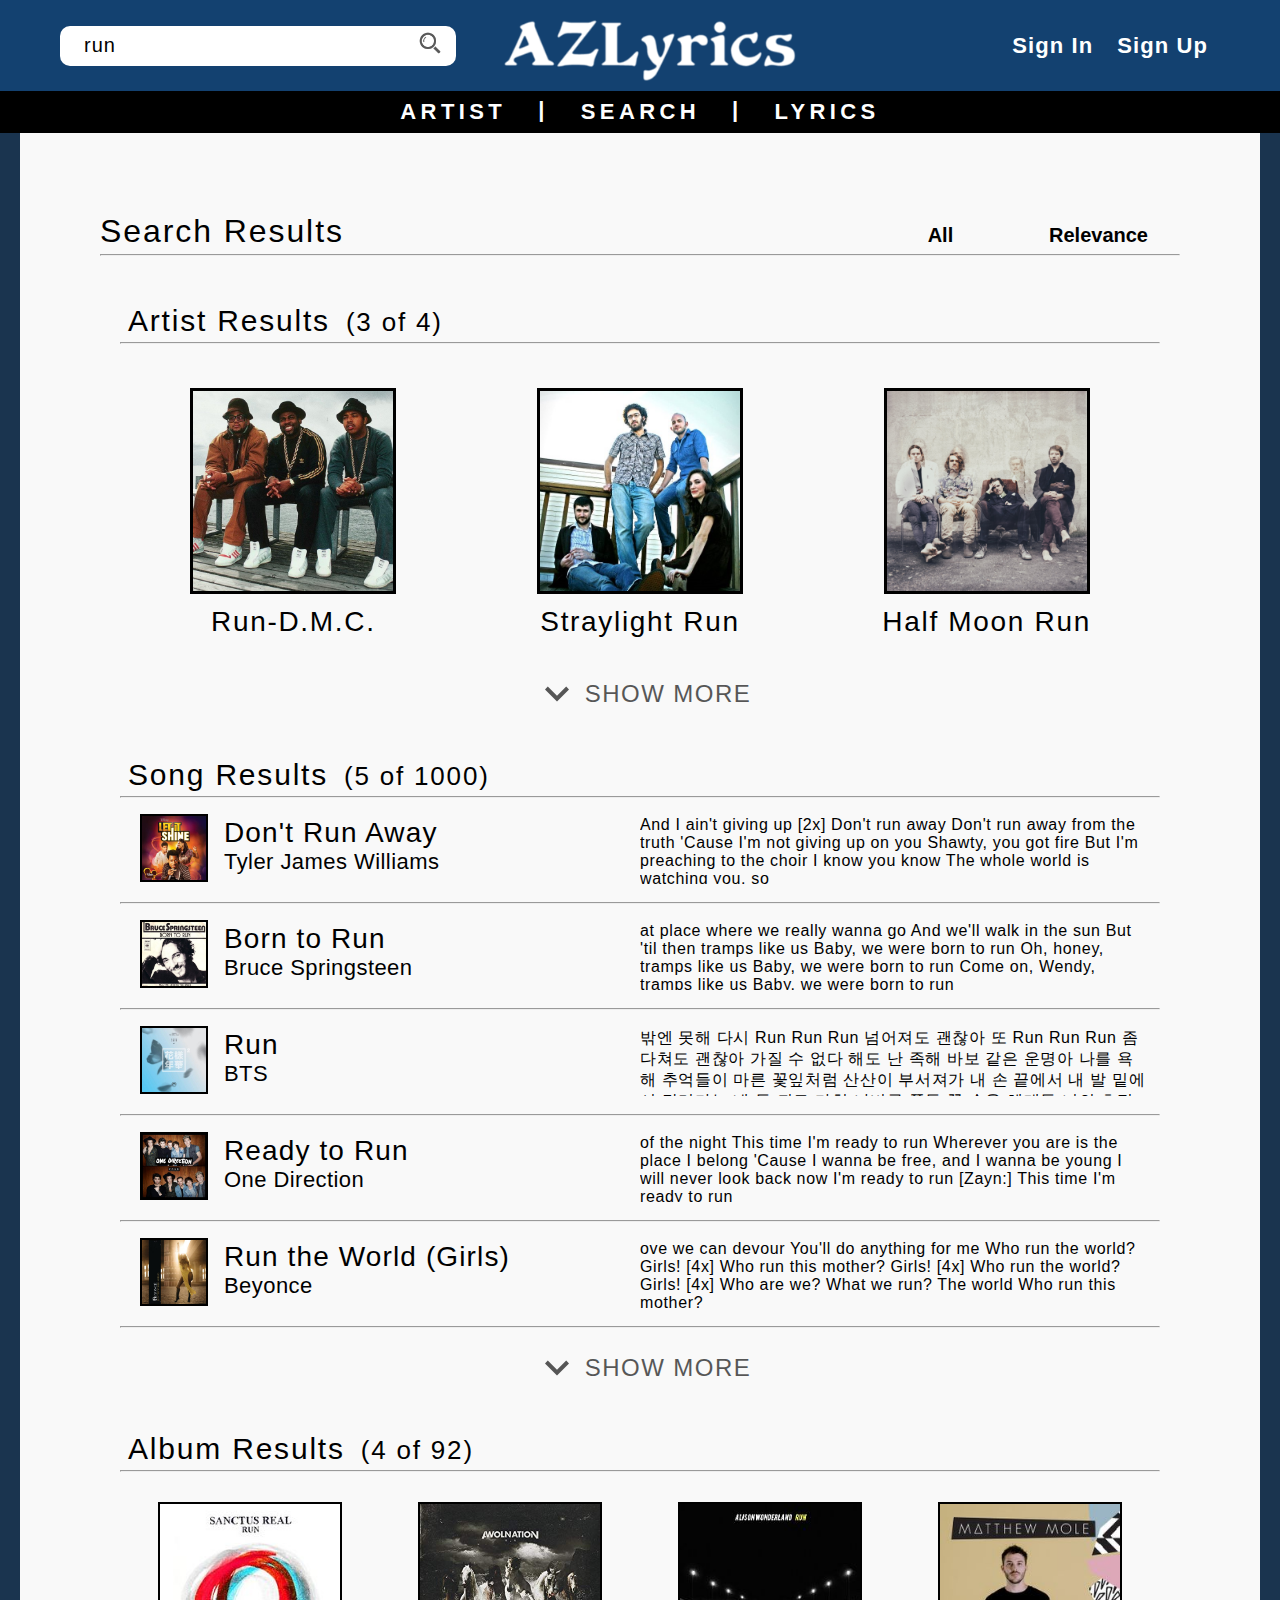
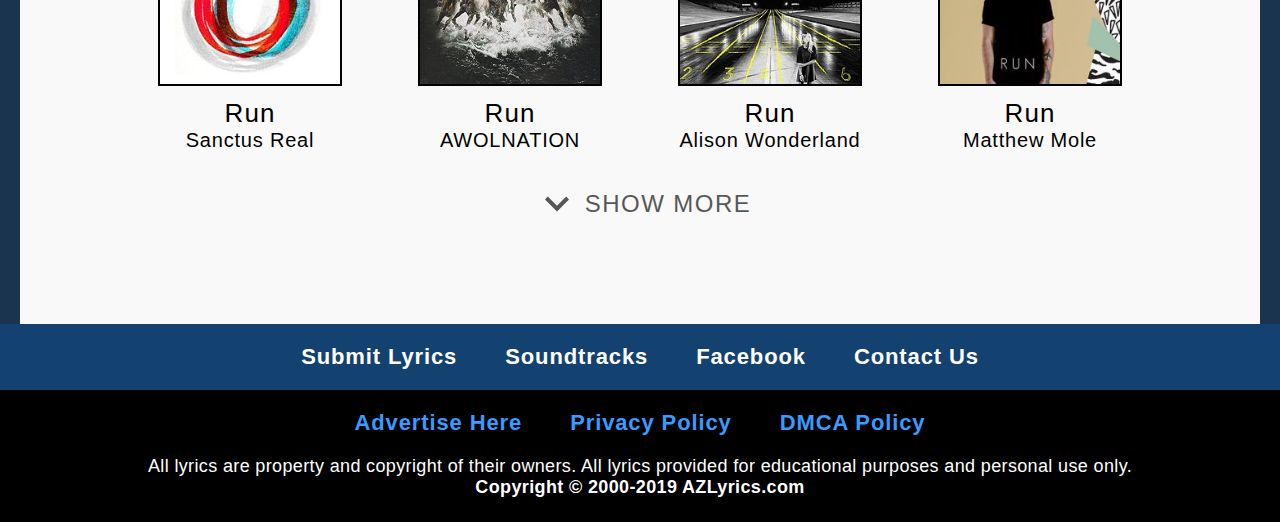
<file: search.html>
<!DOCTYPE HTML>
<html>
<head>
	<meta charset="utf-8">
	<title></title>
	<link rel="stylesheet" type="text/css" href="assets/css/style.css"/>
	<link href="https://fonts.googleapis.com/css?family=Raleway:400,700" rel="stylesheet">
</head>
<body>
	<div id="navbar">
		<div id="search-bar">
			<input id="search" name="search" placeholder="Search Songs, Artists, Lyrics..." value="run"/>
			<a href="search.html"><img class="search-icon" src="assets/img/search_icon.png"></a>
		</div>
		<div id="logo">
			<a href="index.html">
			<img src="assets/img/logo-5.png" />
			</a>
		</div>
		<div id="navbar-row">
			<div class="navbar-element">Sign In</div>
			<div class="navbar-element">Sign Up</div>
		</div>
	</div>
	<div id="navbar2">
		<div class="navbar2-element">
			<a href="artist.html">
				ARTIST
			</a>
		</div>
		<div class="navbar-divider">|</div>
		<div class="navbar2-element">
			<a href="search.html">
				SEARCH
			</a>
		</div>
		<div class="navbar-divider">|</div>
		<div class="navbar2-element">
			<a href="lyrics.html">
				LYRICS
			</a>
		</div>
	</div>

	<div id="content-background">
		<div class="content-container">
			<div class="content_header">
				<div class="content-main-title">Search Results</div>
				<div id="filter-container">
					<select class="filter" id="search-filter" dir="rtl">
						<option value="All">All</option>
						<option value="Artists">Artists</option>
						<option value="Song Titles">Song Titles</option>
						<option value="Song Lyrics">Song Lyrics</option>
						<option value="Albums">Albums</option>
					</select>
					<select class="filter" id="sort-filter" dir="rtl">
						<option value="Relevance">Relevance</option>
						<option value="Most Visited">Most Visited</option>
						<option value="Most Liked">Most Liked</option>
					</select>
				</div>
			</div>
			<hr class="main-hr">
			<div id="main-content-container">
				<div class="content-sub-header">
					<div class="content-title">Artist Results</div>
					<div class="search-number">(3 of 4)</div>
				</div>
				<hr>
				<div id="artists-container">
					<div class="artist-row">
						<div class="artist-item">
							<img class="artist-img" src="assets/img/run_dmc.jpg">
							<div class="artist-name">
								Run-D.M.C.
							</div>
						</div>
						<div class="artist-item">
							<img class="artist-img" src="assets/img/straylight_run.jpg">
							<div class="artist-name">
								Straylight Run
							</div>
						</div>
						<div class="artist-item">
							<img class="artist-img" src="assets/img/half_moon_run.jpg">
							<div class="artist-name">
								Half Moon Run
							</div>
						</div>
					</div>
					<div class="show-more">
						<img src="assets/img/expand-arrow.svg" />
						SHOW MORE
					</div>
				</div>

				<div class="content-sub-header">
					<div class="content-title">Song Results</div>
					<div class="search-number">(5 of 1000)</div>
				</div>
				<hr>
				<div class="hit_container">
					<div class="hit-left-container">
						<div class="album_image">
							<img src="assets/img/dont_run_away.jpg" />
						</div>
						<div class="song-container">
							<div class="search-song-title">Don't Run Away</div>
							<div class="song-info-container">
								<div class="search-artist-name">Tyler James Williams</div>
							</div>
						</div>
					</div>
					<div class="lyrics-preview-container">
						And I ain't giving up [2x] Don't run away Don't run away from the truth
						'Cause I'm not giving up on you Shawty, you got fire But I'm preaching to the choir
						I know you know The whole world is watching you, so
					</div>
				</div>
				<hr class="song_hr">
				<div class="hit_container">
					<div class="hit-left-container">
						<div class="album_image">
							<img src="assets/img/born_to_run.jpg" />
						</div>
						<div class="song-container">
							<div class="search-song-title">Born to Run</div>
							<div class="song-info-container">
								<div class="search-artist-name">Bruce Springsteen</div>
							</div>
						</div>
					</div>
					<div class="lyrics-preview-container">
						at place where we really wanna go And we'll walk in the sun But 'til then tramps like us
						Baby, we were born to run Oh, honey, tramps like us Baby, we were born to run
						Come on, Wendy, tramps like us Baby, we were born to run
					</div>
				</div>
				<hr class="song_hr">
				<div class="hit_container">
					<div class="hit-left-container">
						<div class="album_image">
							<img src="assets/img/run.jpg" />
						</div>
						<div class="song-container">
							<div class="search-song-title">Run</div>
							<div class="song-info-container">
								<div class="search-artist-name">BTS</div>
							</div>
						</div>
					</div>
					<div class="lyrics-preview-container">
						밖엔 못해 다시 Run Run Run 넘어져도 괜찮아 또 Run Run Run 좀 다쳐도 괜찮아 가질
						수 없다 해도 난 족해 바보 같은 운명아 나를 욕해 추억들이 마른 꽃잎처럼 산산이 부서져가
						내 손 끝에서 내 발 밑에서 달려가는 네 등 뒤로 마치 나비를 쫓듯 꿈 속을 헤매듯 너의 흔적을
						따라가 길을 알려줘 날 좀 멈춰줘 [정/지] 날 숨쉬게 해줘 다시 Run Run Run
					</div>
				</div>
				<hr class="song_hr">
				<div class="hit_container">
					<div class="hit-left-container">
						<div class="album_image">
							<img src="assets/img/ready_to_run.jpg" />
						</div>
						<div class="song-container">
							<div class="search-song-title">Ready to Run</div>
							<div class="song-info-container">
								<div class="search-artist-name">One Direction</div>
							</div>
						</div>
					</div>
					<div class="lyrics-preview-container">
						of the night This time I'm ready to run Wherever you are is the place I belong
						'Cause I wanna be free, and I wanna be young I will never look back now
						I'm ready to run [Zayn:] This time I'm ready to run
					</div>
				</div>
				<hr class="song_hr">
				<div class="hit_container">
					<div class="hit-left-container">
						<div class="album_image">
							<img src="assets/img/run_the_world.jpg" />
						</div>
						<div class="song-container">
							<div class="search-song-title">Run the World (Girls)</div>
							<div class="song-info-container">
								<div class="search-artist-name">Beyonce</div>
							</div>
						</div>
					</div>
					<div class="lyrics-preview-container">
						ove we can devour You'll do anything for me Who run the world? Girls! [4x]
						Who run this mother? Girls! [4x] Who run the world? Girls! [4x]
						Who are we? What we run? The world Who run this mother?
					</div>
				</div>
				<hr class="song_hr">
				<div class="show-more">
					<img src="assets/img/expand-arrow.svg" />
					SHOW MORE
				</div>

				<div class="content-sub-header">
					<div class="content-title">Album Results</div>
					<div class="search-number">(4 of 92)</div>
				</div>
				<hr>
				<div id="album-container">
					<div class="album-row">
						<div class="album-item">
							<img class="album-img" src="assets/img/sanctus_real.jpg">
							<div class="album-name">
								Run
							</div>
							<div class="album-artist">
								Sanctus Real
							</div>
						</div>
						<div class="album-item">
							<img class="album-img" src="assets/img/awolnation.jpg">
							<div class="album-name">
								Run
							</div>
							<div class="album-artist">
								AWOLNATION
							</div>
						</div>
						<div class="album-item">
							<img class="album-img" src="assets/img/alison.jpg">
							<div class="album-name">
								Run
							</div>
							<div class="album-artist">
								Alison Wonderland
							</div>
						</div>
						<div class="album-item">
							<img class="album-img" src="assets/img/matthew.jpg">
							<div class="album-name">
								Run
							</div>
							<div class="album-artist">
								Matthew Mole
							</div>
						</div>
					</div>
					<div class="show-more">
						<img src="assets/img/expand-arrow.svg" />
						SHOW MORE
					</div>
				</div>
			</div>
		</div>
	</div>

	<div id="navbar-bottom">
		<div class="navbar-bottom-element">
			<a href="https://www.azlyrics.com/add.php">
				Submit Lyrics
			</a>
		</div>
		<div class="navbar-bottom-element">
			<a href="https://www.stlyrics.com/">
				Soundtracks
			</a>
		</div>
		<div class="navbar-bottom-element">
			<a href="https://www.facebook.com/pages/AZLyricscom/154139197951223">
				Facebook
			</a>
		</div>
		<div class="navbar-bottom-element">
			<a href="https://www.azlyrics.com/contact.html">
				Contact Us
			</a>
		</div>
	</div>
	<div id="footer">
		<div id="navbar2-bottom">
			<div class="navbar2-bottom-element"><a href="https://www.azlyrics.com/adv.html">Advertise Here</a></div>
			<div class="navbar2-bottom-element"><a href="https://www.azlyrics.com/privacy.htmlPrivacy">Privacy Policy</a></div>
			<div class="navbar2-bottom-element"><a href="https://www.azlyrics.com/copyright.html">DMCA Policy</a></div>
		</div>
		<div id="copyright">
			All lyrics are property and copyright of their owners. All lyrics provided
			for educational purposes and personal use only. <br>
			<strong> Copyright © 2000-2019 AZLyrics.com </strong>
		</div>
	</div>
</body>
</html>
</file>
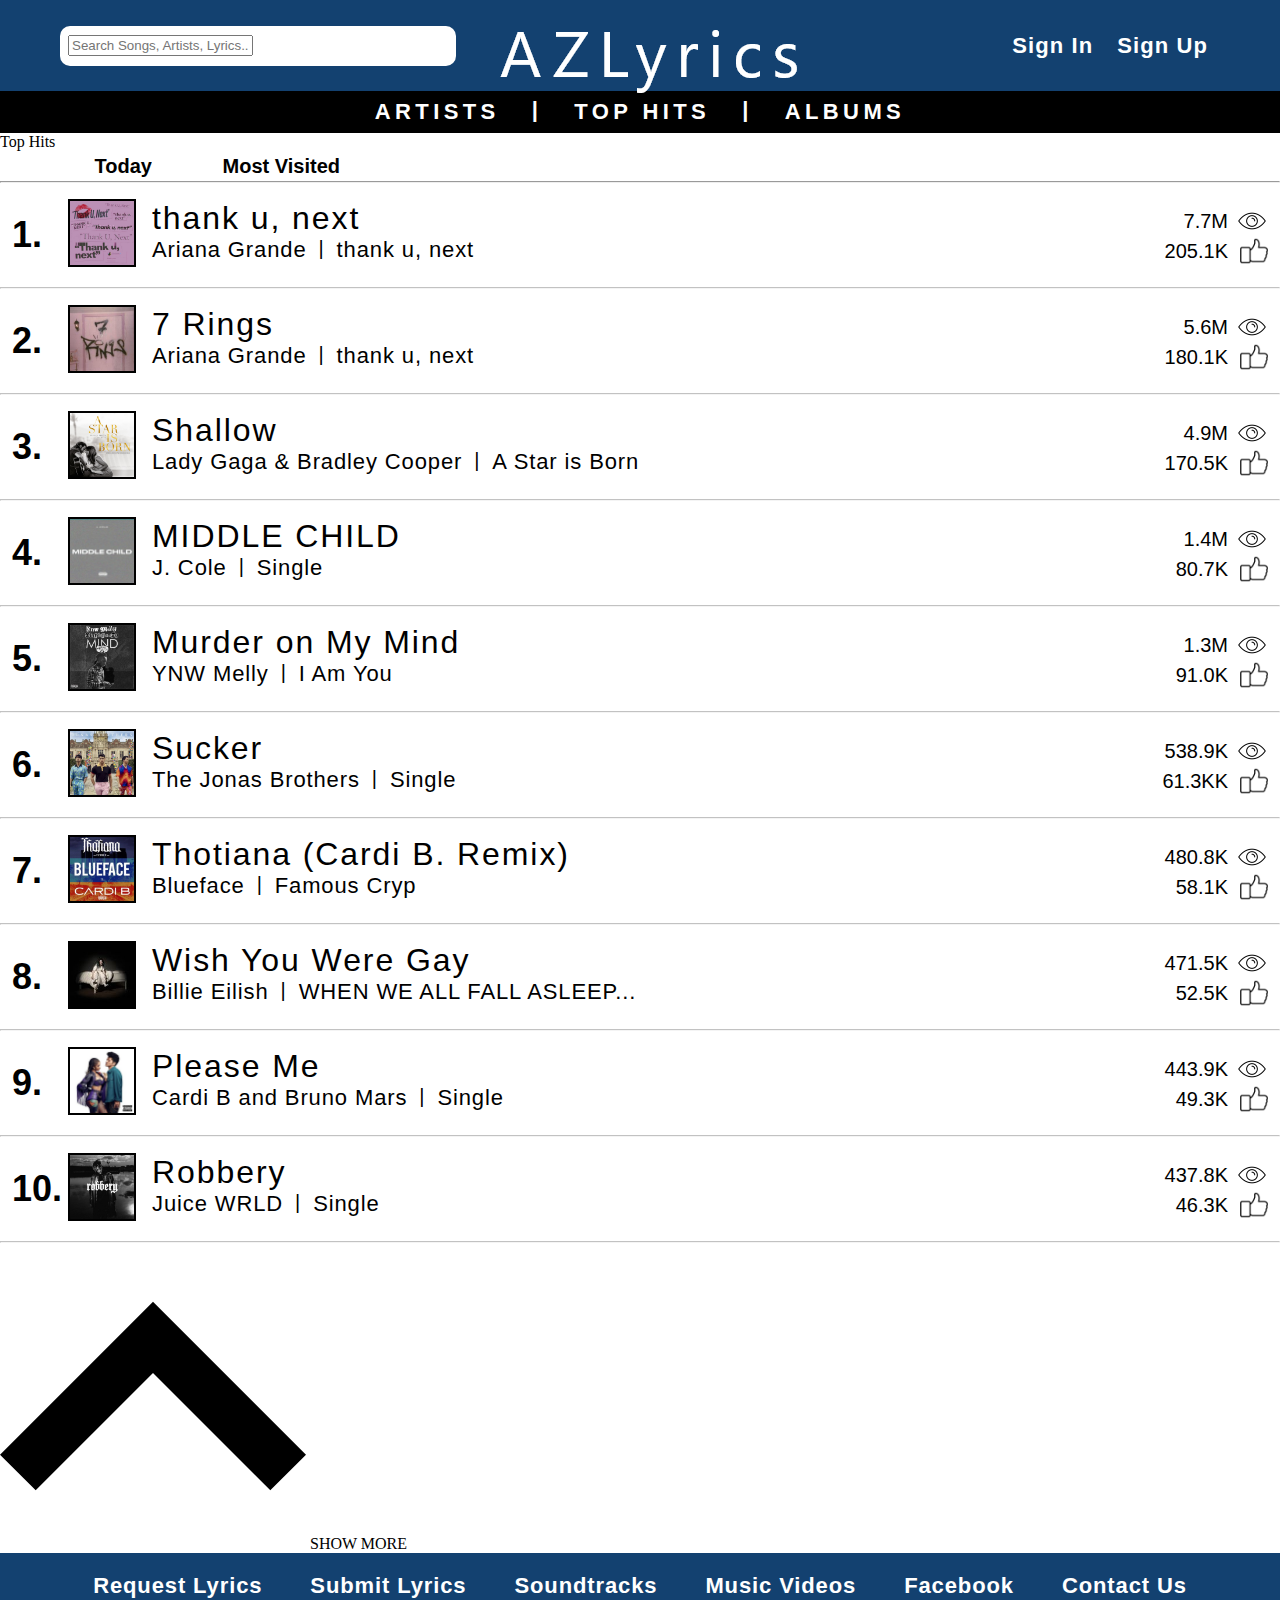
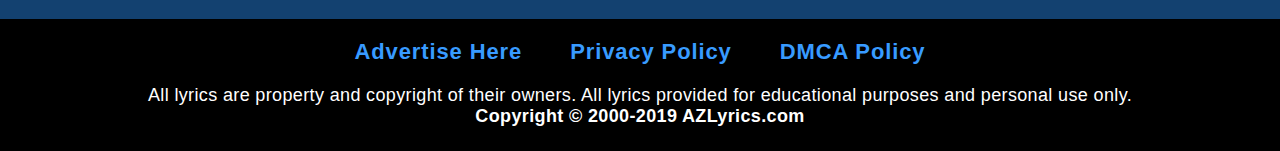
<file: front_end/home.html>
<!DOCTYPE HTML>
<html>
<head>
	<meta charset="utf-8">
	<title></title>
	<link rel="stylesheet" type="text/css" href="../assets/css/style.css"/>
	<link href="https://fonts.googleapis.com/css?family=Raleway:400,700" rel="stylesheet">
</head>
<body>
	<div id="navbar">
		<div id="search-bar">
			<input name="search" placeholder="Search Songs, Artists, Lyrics..." />
		</div>
		<div id="logo">
			<a href="file:///C:/Users/Ismae/webdecal/group_proj/front_end/home.html">
			<img src="../assets/img/logo.png" />
			</a>
		</div>
		<div id="navbar-row">
			<div class="navbar-element">Sign In</div>
			<div class="navbar-element">Sign Up</div>
		</div>
	</div>
	<div id="navbar2">
		<div class="navbar2-element">
			<a href="file:///C:/Users/Ismae/webdecal/group_proj/front_end/home.html">
				ARTISTS
			</a>
		</div>
		<div class="navbar-divider">|</div>
		<div class="navbar2-element">
			<a href="file:///C:/Users/Ismae/webdecal/group_proj/front_end/home.html">
				TOP HITS
			</a>
		</div>
		<div class="navbar-divider">|</div>
		<div class="navbar2-element">
			<a href="file:///C:/Users/Ismae/webdecal/group_proj/front_end/home.html">
				ALBUMS
			</a>
		</div>
	</div>
	<div id="content-container">
			<div id="top_hits">
				<div id="hits_header">
					<div id="content-title">Top Hits</div>
					<div id="filter-container">
						<select class="filter" id="time-filter" dir="rtl">
							<option value="Today">Today</option>
							<option value="This Week">This Week</option>
							<option value="This Month">This Month</option>
							<option value="This Year">This Year</option>
							<option value="All Time">All Time</option>
						</select>
						<select class="filter" id="sort-filter" dir="rtl">
							<option value="Most Visited">Most Visited</option>
							<option value="Trending">Trending</option>
							<option value="Most Liked">Most Liked</option>
						</select>
					</div>
				</div>
				<hr>
				<div class="hit_container">
					<div class="hit-left-container">
						<div class="position">1.</div>
						<div class="album_image">
							<img src="../assets/img/thank_u.jpg" />
						</div>
						<div class="song-container">
							<div class="song_title">thank u, next</div>
							<div class="song-info-container">
								<div class="artist_name">Ariana Grande</div>
								<div class="song-divider">|</div>
								<div class="album_name">thank u, next</div>
							</div>
						</div>
					</div>
					<div class="views-likes-container">
						<div class="views">7.7M<img src="../assets/img/view.ico"/></div>
						<div class="likes">205.1K<img src="../assets/img/like.png"/></div>
					</div>
				</div>
				<hr class="song_hr">
				<div class="hit_container">
					<div class="hit-left-container">
						<div class="position">2.</div>
						<div class="album_image">
							<img src="../assets/img/7_rings.jpg" />
						</div>
						<div class="song-container">
							<div class="song_title">7 Rings</div>
							<div class="song-info-container">
								<div class="artist_name">Ariana Grande</div>
								<div class="song-divider">|</div>
								<div class="album_name">thank u, next</div>
							</div>
						</div>
					</div>
					<div class="views-likes-container">
						<div class="views">5.6M<img src="../assets/img/view.ico"/></div>
						<div class="likes">180.1K<img src="../assets/img/like.png"/></div>
					</div>
				</div>
				<hr class="song_hr">
				<div class="hit_container">
					<div class="hit-left-container">
						<div class="position">3.</div>
						<div class="album_image">
							<img src="../assets/img/shallow.png" />
						</div>
						<div class="song-container">
							<div class="song_title">Shallow</div>
							<div class="song-info-container">
								<div class="artist_name">Lady Gaga & Bradley Cooper</div>
								<div class="song-divider">|</div>
								<div class="album_name">A Star is Born</div>
							</div>
						</div>
					</div>
					<div class="views-likes-container">
						<div class="views">4.9M<img src="../assets/img/view.ico"/></div>
						<div class="likes">170.5K<img src="../assets/img/like.png"/></div>
					</div>
				</div>
				<hr class="song_hr">
				<div class="hit_container">
					<div class="hit-left-container">
						<div class="position">4.</div>
						<div class="album_image">
							<img src="../assets/img/middle_child.jpg" />
						</div>
						<div class="song-container">
							<div class="song_title">MIDDLE CHILD</div>
							<div class="song-info-container">
								<div class="artist_name">J. Cole</div>
								<div class="song-divider">|</div>
								<div class="album_name">Single</div>
							</div>
						</div>
					</div>
					<div class="views-likes-container">
						<div class="views">1.4M<img src="../assets/img/view.ico"/></div>
						<div class="likes">80.7K<img src="../assets/img/like.png"/></div>
					</div>
				</div>
				<hr class="song_hr">
				<div class="hit_container">
					<div class="hit-left-container">
						<div class="position">5.</div>
						<div class="album_image">
							<img src="../assets/img/murder.jpg" />
						</div>
						<div class="song-container">
							<div class="song_title">Murder on My Mind</div>
							<div class="song-info-container">
								<div class="artist_name">YNW Melly</div>
								<div class="song-divider">|</div>
								<div class="album_name">I Am You</div>
							</div>
						</div>
					</div>
					<div class="views-likes-container">
						<div class="views">1.3M<img src="../assets/img/view.ico"/></div>
						<div class="likes">91.0K<img src="../assets/img/like.png"/></div>
					</div>
				</div>
				<hr class="song_hr">
				<div class="hit_container">
					<div class="hit-left-container">
						<div class="position">6.</div>
						<div class="album_image">
							<img src="../assets/img/sucker.jpg" />
						</div>
						<div class="song-container">
							<div class="song_title">Sucker</div>
							<div class="song-info-container">
								<div class="artist_name">The Jonas Brothers</div>
								<div class="song-divider">|</div>
								<div class="album_name">Single</div>
							</div>
						</div>
					</div>
					<div class="views-likes-container">
						<div class="views">538.9K<img src="../assets/img/view.ico"/></div>
						<div class="likes">61.3KK<img src="../assets/img/like.png"/></div>
					</div>
				</div>
				<hr class="song_hr">
				<div class="hit_container">
					<div class="hit-left-container">
						<div class="position">7.</div>
						<div class="album_image">
							<img src="../assets/img/thotiana.jpg" />
						</div>
						<div class="song-container">
							<div class="song_title">Thotiana (Cardi B. Remix)</div>
							<div class="song-info-container">
								<div class="artist_name">Blueface</div>
								<div class="song-divider">|</div>
								<div class="album_name">Famous Cryp</div>
							</div>
						</div>
					</div>
					<div class="views-likes-container">
						<div class="views">480.8K<img src="../assets/img/view.ico"/></div>
						<div class="likes">58.1K<img src="../assets/img/like.png"/></div>
					</div>
				</div>
				<hr class="song_hr">
				<div class="hit_container">
					<div class="hit-left-container">
						<div class="position">8.</div>
						<div class="album_image">
							<img src="../assets/img/wish_you_were_gay.jpg" />
						</div>
						<div class="song-container">
							<div class="song_title">Wish You Were Gay</div>
							<div class="song-info-container">
								<div class="artist_name">Billie Eilish</div>
								<div class="song-divider">|</div>
								<div class="album_name">WHEN WE ALL FALL ASLEEP...</div>
							</div>
						</div>
					</div>
					<div class="views-likes-container">
						<div class="views">471.5K<img src="../assets/img/view.ico"/></div>
						<div class="likes">52.5K<img src="../assets/img/like.png"/></div>
					</div>
				</div>
				<hr class="song_hr">
				<div class="hit_container">
					<div class="hit-left-container">
						<div class="position">9.</div>
						<div class="album_image">
							<img src="../assets/img/please_me.jpg" />
						</div>
						<div class="song-container">
							<div class="song_title">Please Me</div>
							<div class="song-info-container">
								<div class="artist_name">Cardi B and Bruno Mars</div>
								<div class="song-divider">|</div>
								<div class="album_name">Single</div>
							</div>
						</div>
					</div>
					<div class="views-likes-container">
						<div class="views">443.9K<img src="../assets/img/view.ico"/></div>
						<div class="likes">49.3K<img src="../assets/img/like.png"/></div>
					</div>
				</div>
				<hr class="song_hr">
				<div class="hit_container">
					<div class="hit-left-container">
						<div class="position">10.</div>
						<div class="album_image">
							<img src="../assets/img/robbery.jpg" />
						</div>
						<div class="song-container">
							<div class="song_title">Robbery</div>
							<div class="song-info-container">
								<div class="artist_name">Juice WRLD</div>
								<div class="song-divider">|</div>
								<div class="album_name">Single</div>
							</div>
						</div>
					</div>
					<div class="views-likes-container">
						<div class="views">437.8K<img src="../assets/img/view.ico"/></div>
						<div class="likes">46.3K<img src="../assets/img/like.png"/></div>
					</div>
				</div>
				<hr class="song_hr">
				<div id="show-more">
					<img src="../assets/img/expand-arrow.svg" />
					SHOW MORE
				</div>
			</div>
		</div>
	</div>
	<div id="navbar-bottom">
		<div class="navbar-bottom-element">
			<a href="file:///C:/Users/Ismae/webdecal/group_proj/front_end/home.html">
				Request Lyrics
			</a>
		</div>
		<div class="navbar-bottom-element">
			<a href="file:///C:/Users/Ismae/webdecal/group_proj/front_end/home.html">
				Submit Lyrics
			</a>
		</div>
		<div class="navbar-bottom-element">
			<a href="file:///C:/Users/Ismae/webdecal/group_proj/front_end/home.html">
				Soundtracks
			</a>
		</div>
		<div class="navbar-bottom-element">
			<a href="file:///C:/Users/Ismae/webdecal/group_proj/front_end/home.html">
				Music Videos
			</a>
		</div>
		<div class="navbar-bottom-element">
			<a href="file:///C:/Users/Ismae/webdecal/group_proj/front_end/home.html">
				Facebook
			</a>
		</div>
		<div class="navbar-bottom-element">
			<a href="file:///C:/Users/Ismae/webdecal/group_proj/front_end/home.html">
				Contact Us
			</a>
		</div>
	</div>
	<div id="footer">
		<div id="navbar2-bottom">
			<div class="navbar2-bottom-element">Advertise Here</div>
			<div class="navbar2-bottom-element">Privacy Policy</div>
			<div class="navbar2-bottom-element">DMCA Policy</div>
		</div>
		<div id="copyright">
			All lyrics are property and copyright of their owners. All lyrics provided
			for educational purposes and personal use only. <br>
			<strong> Copyright © 2000-2019 AZLyrics.com </strong>
		</div>
	</div>
</body>
</html>
</file>
<file: assets/css/style.css>
body, img {
  margin: 0px;
}

a {
  color: inherit;
  text-decoration: none;
}

#navbar {
  padding: 0px;
  background-color: #134170;
  display: flex;
  flex-direction: row;
  justify-content: space-between;
  align-items: center;
}

#search-bar {
  display: flex;
  flex-direction: row;
  justify-content: flex-start;
  align-items: center;
  background-color: white;
  border-radius: 10px;
  color: #BFBFBF;
  font: 20px arial, sans-serif;
  letter-spacing: 0.05em;
  margin-left: 60px;
  padding: 8px 12px 8px 8px;
  height: 24px;
  width: 376px;
}

#search {
  border: 0px;
  width: 90%;
  font: 20px arial, sans-serif;
  letter-spacing: 0.05em;
  padding-left: 16px;
}

#search:focus {
  outline: none;
}

.search-icon {
  width: 28px;
  height: 28px;
  opacity: 0.65;
}

.search-icon:hover {
  cursor: pointer;
  opacity: 0.9;
}

#logo {
  margin: 8px 0px -6px 0px;
  padding-bottom: 0px;
}

#logo img {
  height: 85px;
}

#logo:hover {
  cursor: pointer;
}

#navbar-row {
  display: flex;
  flex-direction: row;
  justify-content: flex-end;
  align-items: center;
  margin-right: 60px;
  width: 376px;
}

.navbar-element {
  font: bold 22px Yu Gothic UI, sans-serif;
  letter-spacing: 0.05em;
  color: white;
  padding: 8px 12px;
}

.navbar-element:hover {
  cursor: pointer;
  background-color: #0A2E52;
}

#navbar2 {
  display: flex;
  flex-direction: row;
  justify-content: center;
  align-content: center;
  background-color: black;
}

.navbar2-element a, .navbar-divider {
  font: bold 22px arial, sans-serif;
  letter-spacing: 0.2em;
  color:white;
  padding: 2px 16px 2px 16px;
  text-align: center;
}

.navbar2-element {
  margin: 8px 0px;
}

.navbar2-element a:hover {
  cursor: pointer;
  background-color: white;
  color: black;
}

.navbar-divider {
  cursor: default;
  margin-top: 4px;
}

#content-background {
  background-color: #1A344F;
  display: flex;
  flex-direction: row;
  justify-content: center;
  align-items: center;
}

.content-container {
  background-color: #F9F9F9;
  width: 1080px;
  padding: 80px;
  overflow: hidden;
}

#lyrics-content-container {
  padding-bottom: 20px;
}

#artist-content-container {
  padding-bottom: 0px;
}

.content_header {
  display: flex;
  flex-direction: row;
  justify-content: space-between;
  align-items: baseline;
  font: 32px Yu Gothic UI, sans-serif;
  letter-spacing: 0.06em;
  padding-bottom: 4px;
}

#main-content-container {
  padding: 0px 20px;
}

#main-content-container hr {
    opacity: 1;
}

.content-sub-header {
  display: flex;
  flex-direction: row;
  justify-content: flex-start;
  align-items: baseline;
  font: 30px Yu Gothic UI, sans-serif;
  letter-spacing: 0.06em;
  padding: 24px 0px 4px 0px;
}

.content-title {
  padding: 0px 8px;
}

.search-number {
  padding: 0px 8px;
  font-size: 26px;
}

select {
  font: bold 20px Yu Gothic UI, sans-serif;
  border: none;
  background: url(http://cdn1.iconfinder.com/data/icons/cc_mono_icon_set/blacks/16x16/br_down.png) no-repeat right #ddd;
  -webkit-appearance: none;
  background-color: inherit;
  width: 184px;
  background-position-x: 160px;
  text-align: right;
  -webkit-appearance: none;
  -moz-appearance: none;
  appearance: none;
  padding: 4px 32px;
}

select:focus {
  outline: none;
}

.filter option {
  background-color: #F9F9F9;
}

hr {
  margin: 0px;
}

.main-hr {
  margin-bottom: 24px;
}

.hit_container {
  display: flex;
  flex-direction: row;
  justify-content: space-between;
  align-items: center;
  padding: 16px 12px;
}

.hit_container:hover {
  background-color: #DADADA;
  cursor: pointer;
}

.hit-left-container {
  display: flex;
  flex-direction: row;
  justify-content: flex-start;
  align-items: center;
}

.position {
  font: bold 36px Yu Gothic UI, sans-serif;
  width: 48px;
}

.album_image img {
  width: 64px;
  height: 64px;
  border: 2px solid black;
  margin: 0px 8px;
}

.song-container {
  display: flex;
  flex-direction: column;
  justify-content: flex-start;
  margin: 0px 8px;
}

.song_title {
  font: 32px Yu Gothic UI, sans-serif;
  letter-spacing: 0.06em;
  margin-top: -8px;
}

.search-song-title {
  font: 28px Yu Gothic UI, sans-serif;
  letter-spacing: 0.04em;
  margin-top: -8px;
}

.search-artist-name {
  letter-spacing: 0.02em;
}

.song-info-container {
  display: flex;
  flex-direction: row;
  justify-content: flex-start;
  font: 22px Yu Gothic UI, sans-serif;
  letter-spacing: 0.04em;
}

.song-divider {
  font: 20px Yu Gothic UI, sans-serif;
  cursor: inherit;
  padding: 0px 12px;
}

.views-likes-container {
  font: 20px Yu Gothic UI, sans-serif;
  text-align:right;
  display: flex;
  flex-direction: column;
  justify-content: flex-end;
  align-items: flex-end;
}

.lyrics-header-info .views-likes-container {
  font: 26px Yu Gothic UI, sans-serif;
  width: 100%;
  justify-content: flex-end;
  align-items: flex-start;
}

.lyrics-header-info .likes img {
  width: 32px;
  height: 32px;
  margin: 0px 12px 0px 0px;
}

.lyrics-header-info .views img {
  width: 32px;
  height: 32px;
  margin: 0px 12px 0px 0px;
}

.views {
  display: flex;
  flex-direction: row;
  justify-content: flex-start;
  align-items: center;
}

.views img {
  width: 32px;
  height: 32px;
  margin-left: 8px;
}

.likes {
  display: flex;
  flex-direction: row;
  justify-content: flex-start;
  align-items: center;
}

.likes img {
  width: 28px;
  height: 28px;
  margin-left: 12px;
}

.song_hr {
  opacity: 0.6;
}

.artist-highlights {
  display: flex;
  flex-direction: row;
  justify-content: space-between;
  align-content: flex-start;
  position: relative;
  top: -60px;
}

.artist-songs {
  width: 45%;
}

.artist-row {
  display: flex;
  flex-direction: row;
  justify-content: space-around;
  align-content: center;
  padding-top: 8px;
}

.artist-item {
  display: flex;
  flex-direction: column;
  justify-content: flex-start;
  align-content: center;
  text-align: center;
  padding: 24px 24px;
}

.artist-item:hover {
  background-color: #DADADA;
  cursor: pointer;
  transform:scale(1.05);
  transition: 200ms;
}

.artist-img {
  width: 200px;
  height: 200px;
  border: 3px solid black;
  margin: 12px;
}

.artist-name {
  font: 28px Yu Gothic UI, sans-serif;
  letter-spacing: 0.06em;
}

.hero-image-container {
  position:relative;
  top: -87px;
  left: -90px;
  height: 500px;
  width: 1250px;
  overflow:hidden;
}

.background-hero-image {
  width:1260px;
  height:510px;
  -moz-transform: scaleX(-1);
  -o-transform: scaleX(-1);
  -webkit-transform: scaleX(-1);
  transform: scaleX(-1);
  -ms-filter: "FlipH";
  filter: blur(5px);
}

.artist-header {
  display: flex;
  flex-direction: row;
  justify-content: flex-end;
  align-items: center;
  position: relative;
  top: -440px;
  left: -80px;
}

.artist-header-image:hover {
  cursor: pointer;
}

.artist-header-image {
  width: 360px;
  height: 360px;
  border-radius: 50%;
  border: 4px solid black;
}

.artist-header-info {
  display: flex;
  flex-direction: column;
  justify-content: flex-start;
  align-items: flex-end;
  padding: 24px;
}

.artist-header-info:hover {
  cursor: pointer;
}

.artist-header-name {
  font: bold 36px Yu Gothic UI, sans-serif;
  letter-spacing: 0.06em;
  color: white;
  text-shadow: 2px 2px black;
}

.artist-header-handle {
  font: bold 20px Yu Gothic UI, sans-serif;
  letter-spacing: 0.06em;
  color: white;
  text-shadow: 2px 2px black;
}

.lyrics-header {
  display: flex;
  flex-direction: row;
  justify-content: flex-start;
  align-items: flex-end;
  margin-top: -24px;
  position: relative;
  top: -120px;
}

.lyrics-header-img {
  width: 220px;
  height: 220px;
  border: 3px solid black;
}

.lyrics-header-info {
  display: flex;
  flex-direction: column;
  justify-content: center;
  align-items: flex-start;
  padding: 24px 24px 0px 24px;
  font:28px Yu Gothic UI, sans-serif;
  width: 30%
}

.lyrics-header-song-title {
  font: bold 38px Yu Gothic UI, sans-serif;
}

.lyrics-header-album-title {
  margin-top: -4px;
}

.action-items-lyrics {
  display: flex;
  flex-direction: column;
  justify-content: flex-end;
  align-items: flex-end;
  width: 50%;
  height: 160px;
}

.like-action {
  font: 20px Yu Gothic UI, sans-serif;
  background-color: #389BFF;
  color: white;
  padding: 8px 12px;
  border-radius: 10px;
  box-shadow: 0px 0px 2px black;
  margin-top: 8px;
}

.like-action img {
  width: 24px;
  height: 24px;
  filter: invert(1);
  margin: 0px 0px -4px 12px;
}

.like-action:hover {
  cursor: pointer;
  background-color: #317cc7;
}

.like-action:active {
  cursor: pointer;
  transform: scale(1.05);
  transition: 100ms;
}

.email-action {
  font: 20px Yu Gothic UI, sans-serif;
  background-color: #389BFF;
  color: white;
  padding: 8px 12px;
  border-radius: 10px;
  box-shadow: 0px 0px 2px black;
  margin-top: 8px;
}

.email-action img {
  width: 24px;
  height: 15px;
  filter: invert(1);
  margin: 0px 0px 0px 12px;
}

.email-action:hover {
  cursor: pointer;
  background-color: #317cc7;
}

.email-action:active {
  cursor: pointer;
  transform: scale(1.05);
  transition: 100ms;
}

.print-action {
  font: 20px Yu Gothic UI, sans-serif;
  background-color: #389BFF;
  color: white;
  padding: 8px 12px;
  border-radius: 10px;
  box-shadow: 0px 0px 2px black;
  margin-top: 8px;
}

.print-action img {
  width: 24px;
  height: 20px;
  filter: invert(1);
  margin: 0px 0px -4px 12px;
}

.print-action:hover {
  cursor: pointer;
  background-color: #317cc7;
}

.print-action:active {
  transform: scale(1.05);
  transition: 100ms;
}

.correct-action-container {
  display: flex;
  flex-direction: row;
  justify-content: center;
  align-items: center;
  position: relative;
  top: -60px;
}

.correct-action {
  font: bold 20px Yu Gothic UI, sans-serif;
  background-color: #389BFF;
  color: white;
  padding: 8px 12px;
  border-radius: 10px;
  box-shadow: 0px 0px 2px black;
  margin-top: 8px;
  width: 216px;
}

.correct-action img {
  width: 24px;
  height: 24px;
  filter: invert(1);
  margin: 0px 0px -4px 12px;
}

.correct-action:hover {
  cursor: pointer;
  background-color: #317cc7;
}

.correct-action:active {
  transform: scale(1.05);
  transition: 100ms;
}

.follow-action-container {
  display: flex;
  flex-direction: row;
  justify-content: flex-start;
  align-items: center;
  position: relative;
  top: -180px;
}

.follow-action {
  font: bold 20px Yu Gothic UI, sans-serif;
  background-color: #389BFF;
  color: white;
  padding: 8px 12px;
  border-radius: 10px;
  box-shadow: 0px 0px 2px black;
  margin-top: 8px;
}

.follow-action img {
  width: 20px;
  height: 20px;
  filter: invert(1);
  margin: 0px 0px -3px 12px;
}

.follow-action:hover {
  cursor: pointer;
  background-color: #317cc7;
}

.follow-action:active {
  transform: scale(1.05);
  transition: 100ms;
}


#lyrics-sub-header {
  position: relative;
  top: -120px;
}

#lyrics-sub-header-hr {
  position: relative;
  top: -120px;
  width: 60%;
}

.artist-songs .song_title {
  font: 22px Yu Gothic UI, sans-serif;
  letter-spacing: 0.04em;
}

.artist-songs .views-likes-container {
  font: 16px Yu Gothic UI, sans-serif;
  letter-spacing: 0.04em;
}

.artist-albums {
  display:block;
  width: 45%;
}

.artist-albums .album-name {
  font: 18px Yu Gothic UI, sans-serif;
  letter-spacing: 0.04em;
  width: 180px;
  word-wrap: nowrap;
}

.artist-albums hr {
  width: 100%;
}

.artist-albums .album-row {
  display: flex;
  flex-direction: row;
  justify-content: space-between;
  align-items: center;
  width: 100%;
  padding-top: 4px;
}

.artist-albums .album-item {
  font: 24px Yu Gothic UI, sans-serif;
  letter-spacing: 0.04em;
  padding: 12px 12px;
  margin-top: 2px;
}

.artist-albums .show-more {
  padding-top: 23px;
}

.album-row {
  display: flex;
  flex-direction: row;
  justify-content: space-around;
  align-items: center;
}

.album-item {
  display: flex;
  flex-direction: column;
  justify-content: flex-start;
  align-items: center;
  text-align: center;
  padding: 12px 24px;
  margin-top: 6px;
}

.album-item:hover {
  background-color: #DADADA;
  cursor: pointer;
  transform:scale(1.05);
  transition: 200ms;
}

.album-img {
  width: 180px;
  height: 180px;
  border: 2px solid black;
  margin: 12px;
}

.album-name {
  font: 26px Yu Gothic UI, sans-serif;
  letter-spacing: 0.04em;
}

.album-artist {
  font: 20px Yu Gothic UI, sans-serif;
  letter-spacing: 0.04em;
}

.show-more {
  font: 24px Yu Gothic UI, sans-serif;
  letter-spacing: 0.06em;
  display: flex;
  flex-direction: row;
  justify-content: center;
  align-items: center;
  padding-top: 16px;
  padding-bottom: 16px;
  opacity: 0.65;
}

.show-more:hover {
  cursor: pointer;
  opacity: 1;
}

.show-more img {
  width: 32px;
  height: 24px;
  transform: rotate(180deg);
  padding: 12px;
}

.lyrics-container {
  display: flex;
  flex-direction: column;
  justify-content: flex-start;
  position: relative;
  top: -120px;
}

.stanza {
  font: 22px Yu Gothic UI, sans-serif;
  padding: 16px 8px;
}

#first-stanza {
  padding-top: 32px;
}

.line {
  padding: 2px 0px;
}

#artists-container .show-more {
  font: 24px Yu Gothic UI, sans-serif;
  letter-spacing: 0.06em;
  display: flex;
  flex-direction: row;
  justify-content: center;
  align-items: center;
  padding-top: 8px;
  padding-bottom: 16px;
}

.lyrics-preview-container {
  width:50%;
  font: 16px Yu Gothic UI, sans-serif;
  letter-spacing: 0.04em;
  height: 68px;
  text-overflow: ellipsis;
  white-space: normal;
  overflow: hidden;
}

#navbar-bottom {
  display: flex;
  flex-direction: row;
  justify-content: center;
  align-content: center;
  background-color: #134170;
}

.navbar-bottom-element {
  font: bold 22px Yu Gothic UI, sans-serif;
  letter-spacing: 0.04em;
  color: white;
  padding: 8px 12px;
  margin: 12px 12px;
}

.navbar-bottom-element:hover {
  cursor: pointer;
  background-color: #0A2E52;
}

#footer {
  display: flex;
  flex-direction: column;
  justify-content: center;
  align-content: flex-start;
  background-color: black;
  padding-bottom: 24px;
}

#navbar2-bottom {
  display: flex;
  flex-direction: row;
  justify-content: center;
  align-content: center;
}
.navbar2-bottom-element {
  font: bold 22px Yu Gothic UI, sans-serif;
  letter-spacing: 0.04em;
  color: #389BFF;
  padding: 8px 12px;
  margin: 12px 12px;
}

.navbar2-bottom-element:hover {
  text-decoration: underline;
  cursor: pointer;
}

#copyright {
  text-align: center;
  font: 18px Yu Gothic UI, sans-serif;
  letter-spacing: 0.02em;
  color: white;
}
</file>
